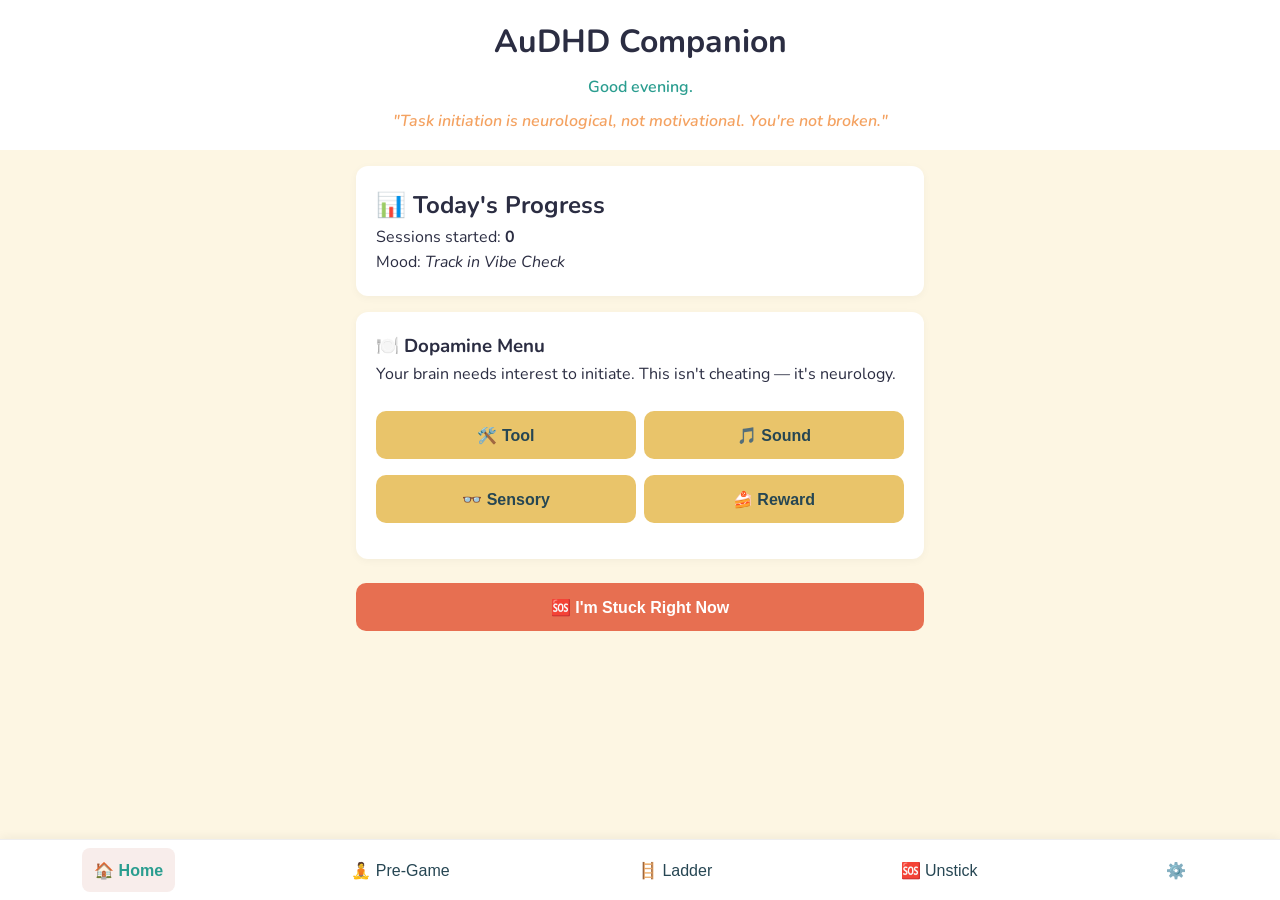
<file: index.html>
<!DOCTYPE html>
<html lang="en">
<head>
  <meta charset="UTF-8">
  <meta name="viewport" content="width=device-width, initial-scale=1.0">
  <title>AuDHD Work Companion</title>
  <link rel="manifest" href="manifest.json">
  <link href="https://fonts.googleapis.com/css2?family=Nunito:wght@400;600;700&display=swap" rel="stylesheet">
  <link rel="stylesheet" href="styles.css">
</head>
<body>
  <header class="app-header">
    <h1>AuDHD Companion</h1>
    <p id="greeting" class="greeting"></p>
  </header>

  <main id="app-view" class="view-container">
    <!-- Views injected by app.js -->
  </main>

  <nav class="bottom-nav" aria-label="Main navigation">
    <button data-view="dashboard" class="nav-btn active" aria-current="page">🏠 Home</button>
    <button data-view="pregame" class="nav-btn">🧘 Pre-Game</button>
    <button data-view="ladder" class="nav-btn">🪜 Ladder</button>
    <button data-view="unstick" class="nav-btn">🆘 Unstick</button>
    <button data-view="settings" class="nav-btn">⚙️</button>
  </nav>

  <script type="module" src="app.js"></script>
  <script>
    if ('serviceWorker' in navigator) {
      navigator.serviceWorker.register('/sw.js');
    }
  </script>
</body>
</html>
</file>
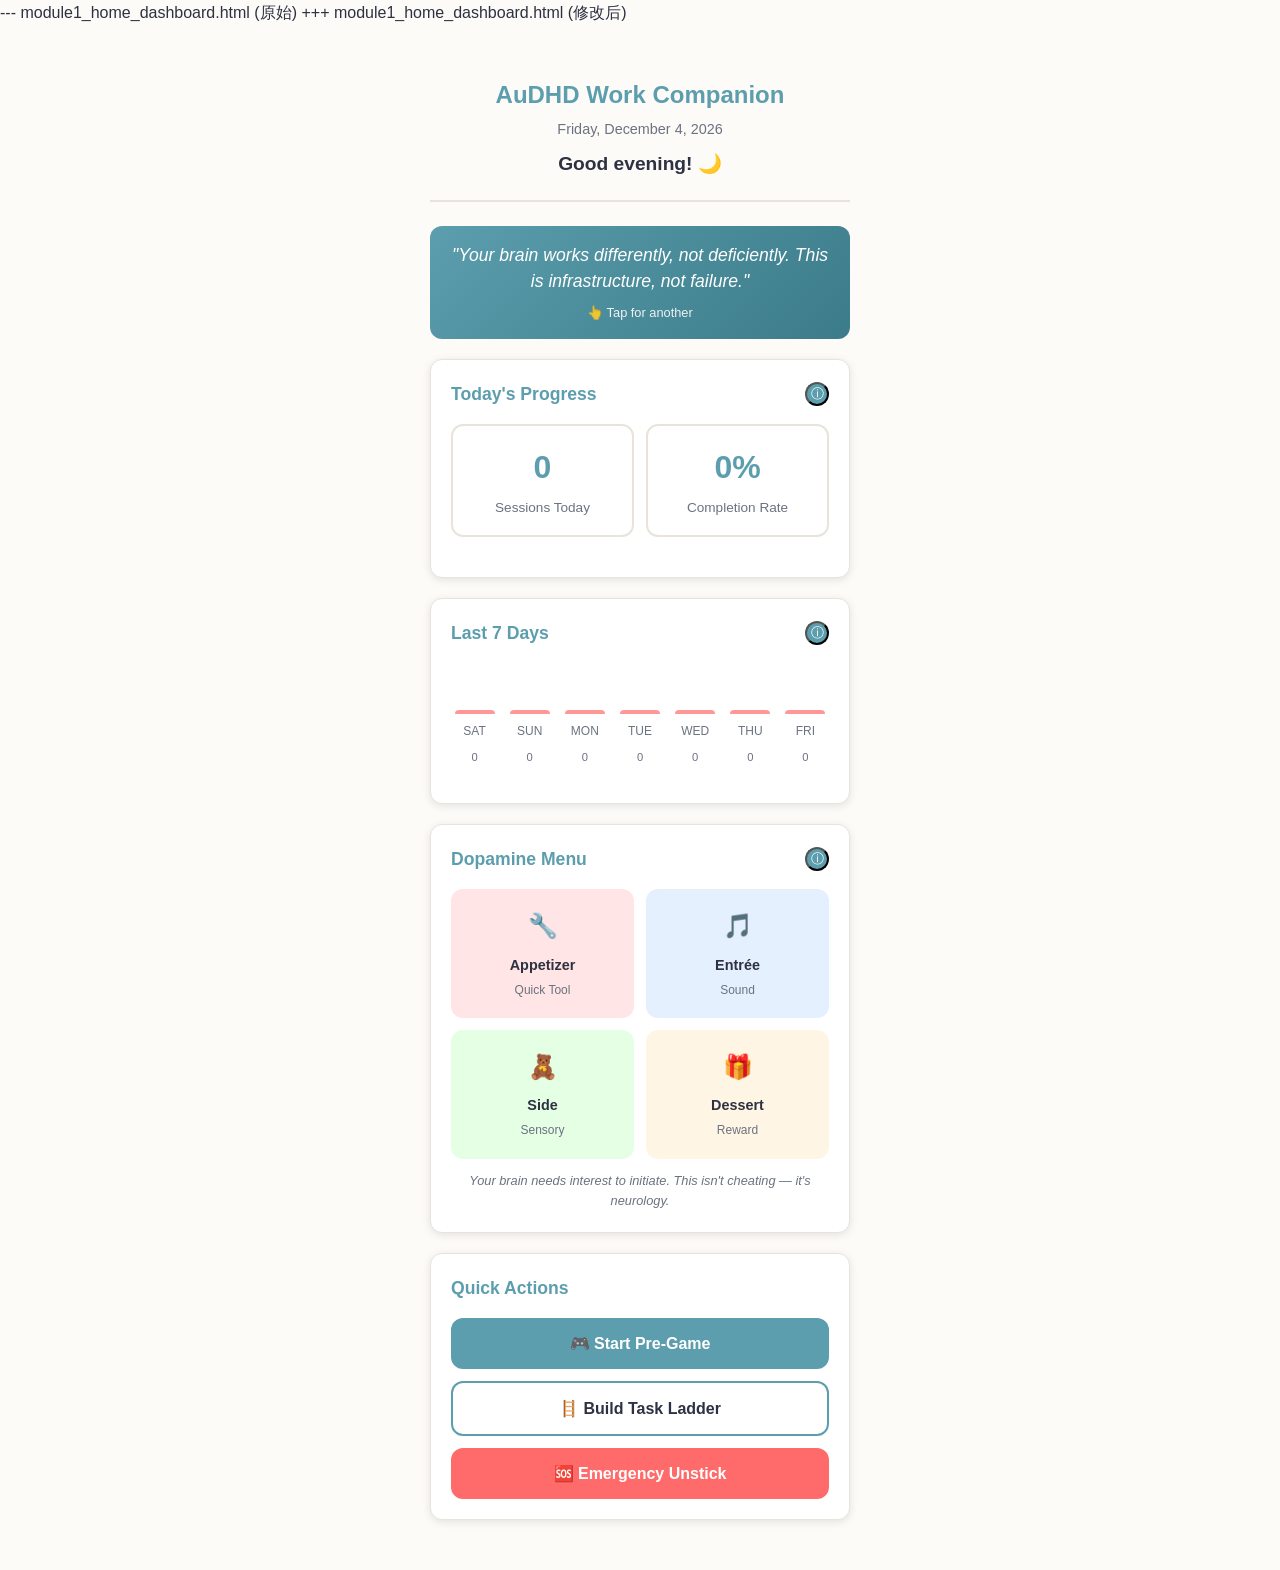
<file: module1_home_dashboard_diff.html>
--- module1_home_dashboard.html (原始)


+++ module1_home_dashboard.html (修改后)
<!DOCTYPE html>
<html lang="en">
<head>
    <meta charset="UTF-8">
    <meta name="viewport" content="width=device-width, initial-scale=1.0">
    <meta name="description" content="AuDHD Work Companion - Executive Function Support for Late-Diagnosed Adults">
    <meta name="theme-color" content="#5C9EAD">
    <title>Home Dashboard | AuDHD Work Companion</title>
    <style>
        /* ===== CSS Variables & Theme ===== */
        :root {
            --teal: #5C9EAD;
            --teal-dark: #3B7B8A;
            --coral: #FF6B6B;
            --yellow: #FFD93D;
            --cream: #FDFBF7;
            --warm-gray: #E8E4DC;
            --text-dark: #2D3142;
            --text-light: #6B7280;
            --success: #4CAF50;
            --font-size-base: 16px;
            --border-radius: 12px;
            --shadow: 0 2px 8px rgba(0,0,0,0.1);
            --transition: all 0.3s ease;
        }

        /* Font size variations */
        .font-small { --font-size-base: 14px; }
        .font-medium { --font-size-base: 16px; }
        .font-large { --font-size-base: 18px; }
        .font-xlarge { --font-size-base: 20px; }

        /* Color modes */
        .color-warm {
            --bg-primary: var(--cream);
            --bg-secondary: #FFFFFF;
            --text-primary: var(--text-dark);
        }

        .color-high-contrast {
            --bg-primary: #FFFFFF;
            --bg-secondary: #F0F0F0;
            --text-primary: #000000;
            --teal: #006666;
            --coral: #CC0000;
            --yellow: #CCCC00;
        }

        .color-dark {
            --bg-primary: #1A1A2E;
            --bg-secondary: #16213E;
            --text-primary: #EAEAEA;
            --text-light: #B0B0B0;
            --warm-gray: #2D2D44;
        }

        /* Reduce motion */
        .reduce-motion *,
        .reduce-motion *::before,
        .reduce-motion *::after {
            animation-duration: 0.01ms !important;
            transition-duration: 0.01ms !important;
        }

        /* ===== Base Styles ===== */
        * {
            margin: 0;
            padding: 0;
            box-sizing: border-box;
        }

        body {
            font-family: -apple-system, BlinkMacSystemFont, 'Segoe UI', Roboto, Oxygen, Ubuntu, sans-serif;
            font-size: var(--font-size-base);
            background: var(--bg-primary);
            color: var(--text-primary);
            line-height: 1.6;
            min-height: 100vh;
        }

        .container {
            max-width: 480px;
            margin: 0 auto;
            padding: 20px;
        }

        /* ===== Header ===== */
        header {
            text-align: center;
            padding: 20px 0;
            border-bottom: 2px solid var(--warm-gray);
            margin-bottom: 24px;
        }

        h1 {
            font-size: 1.5rem;
            color: var(--teal);
            margin-bottom: 4px;
        }

        .date-display {
            font-size: 0.9rem;
            color: var(--text-light);
        }

        .greeting {
            font-size: 1.2rem;
            font-weight: 600;
            margin-top: 8px;
        }

        /* ===== Cards ===== */
        .card {
            background: var(--bg-secondary);
            border-radius: var(--border-radius);
            padding: 20px;
            margin-bottom: 20px;
            box-shadow: var(--shadow);
            border: 1px solid var(--warm-gray);
        }

        .card-header {
            display: flex;
            justify-content: space-between;
            align-items: center;
            margin-bottom: 16px;
        }

        .card-title {
            font-size: 1.1rem;
            font-weight: 600;
            color: var(--teal);
        }

        .help-icon {
            width: 24px;
            height: 24px;
            border-radius: 50%;
            background: var(--teal);
            color: white;
            display: flex;
            align-items: center;
            justify-content: center;
            font-size: 0.8rem;
            cursor: pointer;
            transition: var(--transition);
        }

        .help-icon:hover {
            background: var(--teal-dark);
            transform: scale(1.1);
        }

        /* ===== Affirmation Section ===== */
        .affirmation-container {
            text-align: center;
            padding: 16px;
            background: linear-gradient(135deg, var(--teal), var(--teal-dark));
            color: white;
            border-radius: var(--border-radius);
            margin-bottom: 20px;
            cursor: pointer;
            transition: var(--transition);
        }

        .affirmation-container:hover {
            transform: translateY(-2px);
            box-shadow: 0 4px 12px rgba(92, 158, 173, 0.4);
        }

        .affirmation-text {
            font-size: 1.1rem;
            font-style: italic;
            line-height: 1.5;
        }

        .affirmation-hint {
            font-size: 0.8rem;
            opacity: 0.9;
            margin-top: 8px;
        }

        /* ===== Stats Grid ===== */
        .stats-grid {
            display: grid;
            grid-template-columns: repeat(2, 1fr);
            gap: 12px;
            margin-bottom: 20px;
        }

        .stat-card {
            background: var(--bg-secondary);
            padding: 16px;
            border-radius: var(--border-radius);
            text-align: center;
            border: 2px solid var(--warm-gray);
        }

        .stat-value {
            font-size: 2rem;
            font-weight: 700;
            color: var(--teal);
        }

        .stat-label {
            font-size: 0.85rem;
            color: var(--text-light);
            margin-top: 4px;
        }

        /* ===== Weekly Progress Chart ===== */
        .weekly-chart {
            display: flex;
            justify-content: space-between;
            align-items: flex-end;
            height: 120px;
            padding: 16px 0;
            gap: 8px;
        }

        .day-column {
            flex: 1;
            display: flex;
            flex-direction: column;
            align-items: center;
            gap: 8px;
        }

        .bar-container {
            width: 100%;
            height: 80px;
            display: flex;
            align-items: flex-end;
            justify-content: center;
        }

        .bar {
            width: 100%;
            max-width: 40px;
            border-radius: 4px 4px 0 0;
            transition: var(--transition);
            min-height: 4px;
        }

        .bar-good {
            background: var(--teal);
        }

        .bar-moderate {
            background: var(--yellow);
        }

        .bar-rest {
            background: var(--coral);
            opacity: 0.7;
        }

        .day-label {
            font-size: 0.75rem;
            color: var(--text-light);
            text-transform: uppercase;
        }

        .day-count {
            font-size: 0.7rem;
            color: var(--text-light);
        }

        /* ===== Dopamine Menu ===== */
        .dopamine-menu {
            display: grid;
            grid-template-columns: repeat(2, 1fr);
            gap: 12px;
        }

        .menu-item {
            padding: 16px;
            border-radius: var(--border-radius);
            text-align: center;
            cursor: pointer;
            transition: var(--transition);
            border: 2px solid transparent;
        }

        .menu-item:hover {
            transform: translateY(-2px);
            box-shadow: var(--shadow);
        }

        .menu-item.selected {
            border-color: var(--teal);
            background: rgba(92, 158, 173, 0.1);
        }

        .menu-icon {
            font-size: 1.5rem;
            margin-bottom: 8px;
        }

        .menu-label {
            font-size: 0.9rem;
            font-weight: 600;
        }

        .menu-sublabel {
            font-size: 0.75rem;
            color: var(--text-light);
            margin-top: 4px;
        }

        .appetizer { background: #FFE5E5; }
        .entree { background: #E5F0FF; }
        .side { background: #E5FFE5; }
        .dessert { background: #FFF5E5; }

        .dopamine-help {
            font-size: 0.8rem;
            color: var(--text-light);
            text-align: center;
            margin-top: 12px;
            font-style: italic;
        }

        /* ===== Quick Actions ===== */
        .quick-actions {
            display: flex;
            flex-direction: column;
            gap: 12px;
        }

        .action-button {
            padding: 16px 20px;
            border: none;
            border-radius: var(--border-radius);
            font-size: 1rem;
            font-weight: 600;
            cursor: pointer;
            transition: var(--transition);
            display: flex;
            align-items: center;
            justify-content: center;
            gap: 12px;
        }

        .action-primary {
            background: var(--teal);
            color: white;
        }

        .action-primary:hover {
            background: var(--teal-dark);
            transform: translateY(-2px);
        }

        .action-secondary {
            background: var(--bg-secondary);
            color: var(--text-primary);
            border: 2px solid var(--teal);
        }

        .action-secondary:hover {
            background: var(--teal);
            color: white;
        }

        .action-emergency {
            background: var(--coral);
            color: white;
        }

        .action-emergency:hover {
            background: #E55A5A;
            transform: translateY(-2px);
        }

        /* ===== Help Modal ===== */
        .modal-overlay {
            position: fixed;
            top: 0;
            left: 0;
            right: 0;
            bottom: 0;
            background: rgba(0, 0, 0, 0.6);
            display: none;
            align-items: flex-end;
            z-index: 1000;
        }

        .modal-overlay.active {
            display: flex;
        }

        .modal-content {
            background: var(--bg-secondary);
            border-radius: 20px 20px 0 0;
            padding: 24px;
            width: 100%;
            max-height: 70vh;
            overflow-y: auto;
            animation: slideUp 0.3s ease;
        }

        @keyframes slideUp {
            from { transform: translateY(100%); }
            to { transform: translateY(0); }
        }

        .modal-header {
            display: flex;
            justify-content: space-between;
            align-items: center;
            margin-bottom: 16px;
        }

        .modal-title {
            font-size: 1.2rem;
            font-weight: 700;
            color: var(--teal);
        }

        .modal-close {
            background: none;
            border: none;
            font-size: 1.5rem;
            cursor: pointer;
            color: var(--text-light);
        }

        .modal-body {
            font-size: 0.95rem;
            line-height: 1.6;
        }

        .modal-body h3 {
            color: var(--teal);
            margin: 16px 0 8px;
            font-size: 1rem;
        }

        .modal-body ul {
            margin-left: 20px;
            margin-bottom: 12px;
        }

        .modal-body li {
            margin-bottom: 6px;
        }

        .research-cite {
            font-size: 0.85rem;
            color: var(--text-light);
            font-style: italic;
            margin-top: 16px;
            padding-top: 12px;
            border-top: 1px solid var(--warm-gray);
        }

        /* ===== Confetti Animation ===== */
        .confetti {
            position: fixed;
            width: 10px;
            height: 10px;
            background: var(--teal);
            animation: fall 3s linear forwards;
            z-index: 999;
        }

        @keyframes fall {
            to {
                transform: translateY(100vh) rotate(720deg);
                opacity: 0;
            }
        }

        /* ===== Accessibility ===== */
        @media (prefers-reduced-motion: reduce) {
            * {
                animation-duration: 0.01ms !important;
                transition-duration: 0.01ms !important;
            }
        }

        .sr-only {
            position: absolute;
            width: 1px;
            height: 1px;
            padding: 0;
            margin: -1px;
            overflow: hidden;
            clip: rect(0, 0, 0, 0);
            border: 0;
        }

        /* ===== Responsive ===== */
        @media (min-width: 481px) {
            .container {
                padding: 30px;
            }
        }
    </style>
</head>
<body class="color-warm font-medium">
    <div class="container">
        <!-- Header -->
        <header role="banner">
            <h1>AuDHD Work Companion</h1>
            <p class="date-display" id="dateDisplay"></p>
            <p class="greeting" id="greeting"></p>
        </header>

        <!-- Affirmation -->
        <section class="affirmation-container"
                 id="affirmationContainer"
                 role="button"
                 tabindex="0"
                 aria-label="Tap to see next affirmation">
            <p class="affirmation-text" id="affirmationText"></p>
            <p class="affirmation-hint">👆 Tap for another</p>
        </section>

        <!-- Today's Stats -->
        <section class="card" aria-labelledby="statsTitle">
            <div class="card-header">
                <h2 class="card-title" id="statsTitle">Today's Progress</h2>
                <button class="help-icon"
                        onclick="openHelp('stats')"
                        aria-label="Help: Today's Progress">ⓘ</button>
            </div>
            <div class="stats-grid">
                <div class="stat-card">
                    <div class="stat-value" id="sessionCount">0</div>
                    <div class="stat-label">Sessions Today</div>
                </div>
                <div class="stat-card">
                    <div class="stat-value" id="completionRate">0%</div>
                    <div class="stat-label">Completion Rate</div>
                </div>
            </div>
        </section>

        <!-- Weekly Progress -->
        <section class="card" aria-labelledby="weeklyTitle">
            <div class="card-header">
                <h2 class="card-title" id="weeklyTitle">Last 7 Days</h2>
                <button class="help-icon"
                        onclick="openHelp('weekly')"
                        aria-label="Help: Weekly Progress">ⓘ</button>
            </div>
            <div class="weekly-chart" id="weeklyChart" role="img" aria-label="Bar chart showing wins over the last 7 days">
                <!-- Bars generated by JS -->
            </div>
        </section>

        <!-- Dopamine Menu -->
        <section class="card" aria-labelledby="dopamineTitle">
            <div class="card-header">
                <h2 class="card-title" id="dopamineTitle">Dopamine Menu</h2>
                <button class="help-icon"
                        onclick="openHelp('dopamine')"
                        aria-label="Help: Dopamine Menu">ⓘ</button>
            </div>
            <div class="dopamine-menu">
                <div class="menu-item appetizer"
                     onclick="selectDopamine('appetizer')"
                     role="button"
                     tabindex="0"
                     aria-label="Appetizer: Quick tool to prime your brain">
                    <div class="menu-icon">🔧</div>
                    <div class="menu-label">Appetizer</div>
                    <div class="menu-sublabel">Quick Tool</div>
                </div>
                <div class="menu-item entree"
                     onclick="selectDopamine('entree')"
                     role="button"
                     tabindex="0"
                     aria-label="Entrée: Sound or music to focus">
                    <div class="menu-icon">🎵</div>
                    <div class="menu-label">Entrée</div>
                    <div class="menu-sublabel">Sound</div>
                </div>
                <div class="menu-item side"
                     onclick="selectDopamine('side')"
                     role="button"
                     tabindex="0"
                     aria-label="Side: Sensory regulation item">
                    <div class="menu-icon">🧸</div>
                    <div class="menu-label">Side</div>
                    <div class="menu-sublabel">Sensory</div>
                </div>
                <div class="menu-item dessert"
                     onclick="selectDopamine('dessert')"
                     role="button"
                     tabindex="0"
                     aria-label="Dessert: Reward for after task">
                    <div class="menu-icon">🎁</div>
                    <div class="menu-label">Dessert</div>
                    <div class="menu-sublabel">Reward</div>
                </div>
            </div>
            <p class="dopamine-help">
                Your brain needs interest to initiate. This isn't cheating — it's neurology.
            </p>
        </section>

        <!-- Quick Actions -->
        <section class="card" aria-labelledby="actionsTitle">
            <div class="card-header">
                <h2 class="card-title" id="actionsTitle">Quick Actions</h2>
            </div>
            <div class="quick-actions">
                <button class="action-button action-primary"
                        onclick="navigateTo('pre-game')"
                        aria-label="Start Pre-Game session">
                    🎮 Start Pre-Game
                </button>
                <button class="action-button action-secondary"
                        onclick="navigateTo('ladder')"
                        aria-label="Build a Task Ladder">
                    🪜 Build Task Ladder
                </button>
                <button class="action-button action-emergency"
                        onclick="navigateTo('emergency')"
                        aria-label="Emergency Unstick Protocol">
                    🆘 Emergency Unstick
                </button>
            </div>
        </section>
    </div>

    <!-- Help Modal -->
    <div class="modal-overlay" id="helpModal" role="dialog" aria-modal="true">
        <div class="modal-content">
            <div class="modal-header">
                <h2 class="modal-title" id="modalTitle">Help</h2>
                <button class="modal-close" onclick="closeHelp()" aria-label="Close help">&times;</button>
            </div>
            <div class="modal-body" id="modalBody">
                <!-- Content injected by JS -->
            </div>
        </div>
    </div>

    <script>
        // ===== Data Management =====
        const DB_NAME = 'audhd_companion_v1';
        const DB_VERSION = 1;

        let db = null;

        // Initialize IndexedDB
        function initDB() {
            return new Promise((resolve, reject) => {
                const request = indexedDB.open(DB_NAME, DB_VERSION);

                request.onerror = () => reject(request.error);
                request.onsuccess = () => {
                    db = request.result;
                    resolve(db);
                };

                request.onupgradeneeded = (event) => {
                    const database = event.target.result;

                    // Create object stores
                    if (!database.objectStoreNames.contains('sessions')) {
                        database.createObjectStore('sessions', { keyPath: 'id' });
                    }
                    if (!database.objectStoreNames.contains('wins')) {
                        database.createObjectStore('wins', { keyPath: 'id' });
                    }
                    if (!database.objectStoreNames.contains('settings')) {
                        database.createObjectStore('settings', { keyPath: 'key' });
                    }
                    if (!database.objectStoreNames.contains('dopamine_logs')) {
                        database.createObjectStore('dopamine_logs', { keyPath: 'id' });
                    }
                };
            });
        }

        // Generate UUID
        function generateUUID() {
            return 'xxxxxxxx-xxxx-4xxx-yxxx-xxxxxxxxxxxx'.replace(/[xy]/g, c => {
                const r = Math.random() * 16 | 0;
                const v = c === 'x' ? r : (r & 0x3 | 0x8);
                return v.toString(16);
            });
        }

        // Get today's date string
        function getTodayString() {
            return new Date().toISOString().split('T')[0];
        }

        // ===== Affirmations =====
        const affirmations = [
            "Your brain works differently, not deficiently. This is infrastructure, not failure.",
            "Starting small is scientifically sound. Micro-steps bypass amygdala threat response.",
            "You don't need more willpower. You need better scaffolding.",
            "Rest days are data, not defeat. Your nervous system is regulating.",
            "Done is better than perfect. Perfectionism is just procrastination in a tuxedo.",
            "Your AuDHD brain has superpowers: pattern recognition, hyperfocus, creative leaps.",
            "Task paralysis is neurological, not moral. Be kind to your nervous system.",
            "You've survived 100% of your worst overwhelm days. You're still here.",
            "Externalizing executive function isn't cheating. It's adaptive.",
            "Progress isn't linear. Two steps forward, one step back is still progress.",
            "Your worth isn't tied to productivity. You matter even on hard days.",
            "The fact that you're trying means you care. That counts for something."
        ];

        let currentAffirmationIndex = 0;

        function loadAffirmationIndex() {
            if (!db) return 0;
            const transaction = db.transaction(['settings'], 'readonly');
            const store = transaction.objectStore('settings');
            const request = store.get('user_preferences');

            return new Promise((resolve) => {
                request.onsuccess = () => {
                    if (request.result) {
                        resolve(request.result.affirmation_index || 0);
                    } else {
                        resolve(0);
                    }
                };
                request.onerror = () => resolve(0);
            });
        }

        function saveAffirmationIndex(index) {
            if (!db) return;
            const transaction = db.transaction(['settings'], 'readwrite');
            const store = transaction.objectStore('settings');

            store.get('user_preferences').onsuccess = (e) => {
                const settings = e.target.result || {
                    key: 'user_preferences',
                    font_size: 'medium',
                    color_mode: 'warm',
                    reduce_motion: false,
                    default_timer_minutes: 5,
                    affirmation_index: 0,
                    onboarding_complete: true
                };
                settings.affirmation_index = index;
                store.put(settings);
            };
        }

        function displayAffirmation() {
            const affirmationEl = document.getElementById('affirmationText');
            affirmationEl.textContent = `"${affirmations[currentAffirmationIndex]}"`;
        }

        function cycleAffirmation() {
            currentAffirmationIndex = (currentAffirmationIndex + 1) % affirmations.length;
            displayAffirmation();
            saveAffirmationIndex(currentAffirmationIndex);
        }

        // ===== Greeting & Date =====
        function updateGreeting() {
            const now = new Date();
            const hour = now.getHours();
            const dateOptions = { weekday: 'long', year: 'numeric', month: 'long', day: 'numeric' };

            document.getElementById('dateDisplay').textContent = now.toLocaleDateString('en-US', dateOptions);

            let greeting;
            if (hour < 12) {
                greeting = 'Good morning! ☀️';
            } else if (hour < 17) {
                greeting = 'Good afternoon! 🌤️';
            } else {
                greeting = 'Good evening! 🌙';
            }

            document.getElementById('greeting').textContent = greeting;
        }

        // ===== Stats Loading =====
        async function loadTodayStats() {
            if (!db) return;

            const today = getTodayString();
            const transaction = db.transaction(['sessions', 'wins'], 'readonly');
            const sessionsStore = transaction.objectStore('sessions');
            const winsStore = transaction.objectStore('wins');

            // Count sessions today
            const sessionRequest = sessionsStore.getAll();
            sessionRequest.onsuccess = () => {
                const sessions = sessionRequest.result.filter(s => s.date === today);
                document.getElementById('sessionCount').textContent = sessions.length;
            };

            // Calculate completion rate (wins vs planned - simplified)
            const winsRequest = winsStore.getAll();
            winsRequest.onsuccess = () => {
                const wins = winsRequest.result.filter(w => w.date === today);
                const winCount = wins.length;
                // Simplified: assume 5 planned wins per day
                const rate = Math.min(Math.round((winCount / 5) * 100), 100);
                document.getElementById('completionRate').textContent = `${rate}%`;
            };
        }

        // ===== Weekly Chart =====
        async function loadWeeklyChart() {
            if (!db) return;

            const chartEl = document.getElementById('weeklyChart');
            chartEl.innerHTML = '';

            const today = new Date();
            const days = ['Sun', 'Mon', 'Tue', 'Wed', 'Thu', 'Fri', 'Sat'];

            // Get last 7 days
            const dateRange = [];
            for (let i = 6; i >= 0; i--) {
                const date = new Date(today);
                date.setDate(date.getDate() - i);
                dateRange.push(date);
            }

            const transaction = db.transaction(['wins'], 'readonly');
            const store = transaction.objectStore('wins');
            const request = store.getAll();

            request.onsuccess = async () => {
                const allWins = request.result;

                for (const date of dateRange) {
                    const dateStr = date.toISOString().split('T')[0];
                    const wins = allWins.filter(w => w.date === dateStr);
                    const winCount = wins.length;

                    // Determine bar type
                    let barClass = 'bar-rest';
                    if (winCount >= 3) barClass = 'bar-good';
                    else if (winCount >= 1) barClass = 'bar-moderate';

                    // Calculate bar height (max 5 wins = 100% height)
                    const height = Math.min((winCount / 5) * 100, 100);

                    const column = document.createElement('div');
                    column.className = 'day-column';
                    column.innerHTML = `
                        <div class="bar-container">
                            <div class="bar ${barClass}" style="height: ${Math.max(height, 4)}%"></div>
                        </div>
                        <span class="day-label">${days[date.getDay()]}</span>
                        <span class="day-count">${winCount}</span>
                    `;
                    chartEl.appendChild(column);
                }
            };
        }

        // ===== Dopamine Menu =====
        async function selectDopamine(type) {
            // Visual feedback
            const items = document.querySelectorAll('.menu-item');
            items.forEach(item => item.classList.remove('selected'));
            event.currentTarget.classList.add('selected');

            // Log selection
            if (db) {
                const log = {
                    id: generateUUID(),
                    timestamp: new Date().toISOString(),
                    date: getTodayString(),
                    type: type,
                    module: 'home-dashboard'
                };

                const transaction = db.transaction(['dopamine_logs'], 'readwrite');
                const store = transaction.objectStore('dopamine_logs');
                store.put(log);
            }

            // Micro-celebration
            if (type === 'dessert') {
                triggerConfetti();
            }
        }

        // ===== Confetti =====
        function triggerConfetti() {
            const colors = ['#5C9EAD', '#FF6B6B', '#FFD93D', '#4CAF50'];

            for (let i = 0; i < 30; i++) {
                setTimeout(() => {
                    const confetti = document.createElement('div');
                    confetti.className = 'confetti';
                    confetti.style.left = Math.random() * 100 + 'vw';
                    confetti.style.background = colors[Math.floor(Math.random() * colors.length)];
                    confetti.style.animationDelay = Math.random() * 0.5 + 's';
                    document.body.appendChild(confetti);

                    setTimeout(() => confetti.remove(), 3000);
                }, i * 50);
            }
        }

        // ===== Navigation =====
        function navigateTo(module) {
            // In a full app, this would route to different views
            // For now, log the navigation intent
            console.log(`Navigating to: ${module}`);

            if (db && module === 'pre-game') {
                // Log session start
                const session = {
                    id: generateUUID(),
                    date: getTodayString(),
                    time_start: new Date().toLocaleTimeString(),
                    module: 'pre-game',
                    completed: false
                };

                const transaction = db.transaction(['sessions'], 'readwrite');
                const store = transaction.objectStore('sessions');
                store.put(session);
            }

            alert(`This would navigate to the ${module} module in the full app.`);
        }

        // ===== Help System =====
        const helpContent = {
            stats: {
                title: "Today's Progress",
                content: `
                    <h3>What This Shows</h3>
                    <p><strong>Sessions Today:</strong> How many times you've opened the app to use a tool.</p>
                    <p><strong>Completion Rate:</strong> Percentage of planned micro-steps you've completed.</p>

                    <h3>Why It Works</h3>
                    <p>Research (Barkley, 2020) shows that ADHD brains have an "intention–action gap" that is measurable. Tracking sessions normalizes the reality that initiation often takes multiple attempts.</p>

                    <h3>How to Use</h3>
                    <ul>
                        <li>No shame if numbers are low — rest days are valid</li>
                        <li>Celebrate showing up, even if you didn't finish</li>
                        <li>Use data to identify patterns (time of day, triggers)</li>
                    </ul>

                    <p class="research-cite">Based on: Barkley, R. A. (2020). Executive Functions: What They Are, How They Work, and Why They Evolved.</p>
                `
            },
            weekly: {
                title: "Weekly Progress",
                content: `
                    <h3>What This Shows</h3>
                    <p>A visual representation of your wins over the last 7 days.</p>
                    <ul>
                        <li><span style="color: var(--teal)">■</span> Teal = Good days (3+ wins)</li>
                        <li><span style="color: var(--yellow)">■</span> Yellow = Moderate days (1–2 wins)</li>
                        <li><span style="color: var(--coral)">■</span> Coral = Rest days (0 wins, and that's okay)</li>
                    </ul>

                    <h3>Why It Works</h3>
                    <p>Visual progress tracking leverages ADHD dopamine systems while removing shame framing. Rest days are explicitly normalized as part of the cycle, not failures.</p>

                    <h3>How to Use</h3>
                    <ul>
                        <li>Look for patterns, not perfection</li>
                        <li>Notice what preceded teal days</li>
                        <li>Honor coral days as necessary regulation</li>
                    </ul>

                    <p class="research-cite">Based on: Self-compassion research (Devon Price, 2022) and ADHD motivation science (Volkow et al., 2009).</p>
                `
            },
            dopamine: {
                title: "Dopamine Menu",
                content: `
                    <h3>What This Is</h3>
                    <p>A 4-tap priming system to prepare your brain for task initiation:</p>
                    <ul>
                        <li><strong>🔧 Appetizer:</strong> Quick tool (open the right app, clear desk)</li>
                        <li><strong>🎵 Entrée:</strong> Sound (focus music, white noise, podcast)</li>
                        <li><strong>🧸 Side:</strong> Sensory (headphones, stim toy, comfortable seat)</li>
                        <li><strong>🎁 Dessert:</strong> Reward planned for after (coffee, walk, episode)</li>
                    </ul>

                    <h3>Why It Works</h3>
                    <p>ADHD brains initiate via interest, not importance (Volkow et al., 2009). Dopamine deficiency means you need external scaffolding to bridge the intention–action gap. This isn't procrastination — it's neurology.</p>

                    <h3>How to Use</h3>
                    <p>Tap each category before starting a task. Takes 60 seconds total. Your future self will thank you.</p>

                    <p class="research-cite">Based on: Volkow, N. D., et al. (2009). Evaluating dopamine reward pathway in ADHD. JAMA.</p>
                `
            }
        };

        function openHelp(topic) {
            const modal = document.getElementById('helpModal');
            const title = document.getElementById('modalTitle');
            const body = document.getElementById('modalBody');

            if (helpContent[topic]) {
                title.textContent = helpContent[topic].title;
                body.innerHTML = helpContent[topic].content;
                modal.classList.add('active');
            }
        }

        function closeHelp() {
            document.getElementById('helpModal').classList.remove('active');
        }

        // Close modal on overlay click
        document.getElementById('helpModal').addEventListener('click', (e) => {
            if (e.target === e.currentTarget) {
                closeHelp();
            }
        });

        // Close on Escape key
        document.addEventListener('keydown', (e) => {
            if (e.key === 'Escape') {
                closeHelp();
            }
        });

        // ===== Settings Loading =====
        async function loadSettings() {
            if (!db) return;

            const transaction = db.transaction(['settings'], 'readonly');
            const store = transaction.objectStore('settings');
            const request = store.get('user_preferences');

            request.onsuccess = () => {
                const settings = request.result;
                if (settings) {
                    // Apply font size
                    document.body.className = document.body.className.replace(/font-\w+/, `font-${settings.font_size || 'medium'}`);

                    // Apply color mode
                    document.body.className = document.body.className.replace(/color-\w+/, `color-${settings.color_mode || 'warm'}`);

                    // Apply reduce motion
                    if (settings.reduce_motion) {
                        document.body.classList.add('reduce-motion');
                    }
                }
            };
        }

        // ===== Initialization =====
        async function init() {
            try {
                await initDB();

                // Load settings first
                await loadSettings();

                // Load affirmation index
                currentAffirmationIndex = await loadAffirmationIndex();
                displayAffirmation();

                // Update UI
                updateGreeting();
                await loadTodayStats();
                await loadWeeklyChart();

                // Set up event listeners
                document.getElementById('affirmationContainer').addEventListener('click', cycleAffirmation);
                document.getElementById('affirmationContainer').addEventListener('keydown', (e) => {
                    if (e.key === 'Enter' || e.key === ' ') {
                        e.preventDefault();
                        cycleAffirmation();
                    }
                });

                console.log('Module 1: Home Dashboard initialized successfully');
            } catch (error) {
                console.error('Initialization error:', error);
            }
        }

        // Start the app
        init();
    </script>
</body>
</html>
</file>
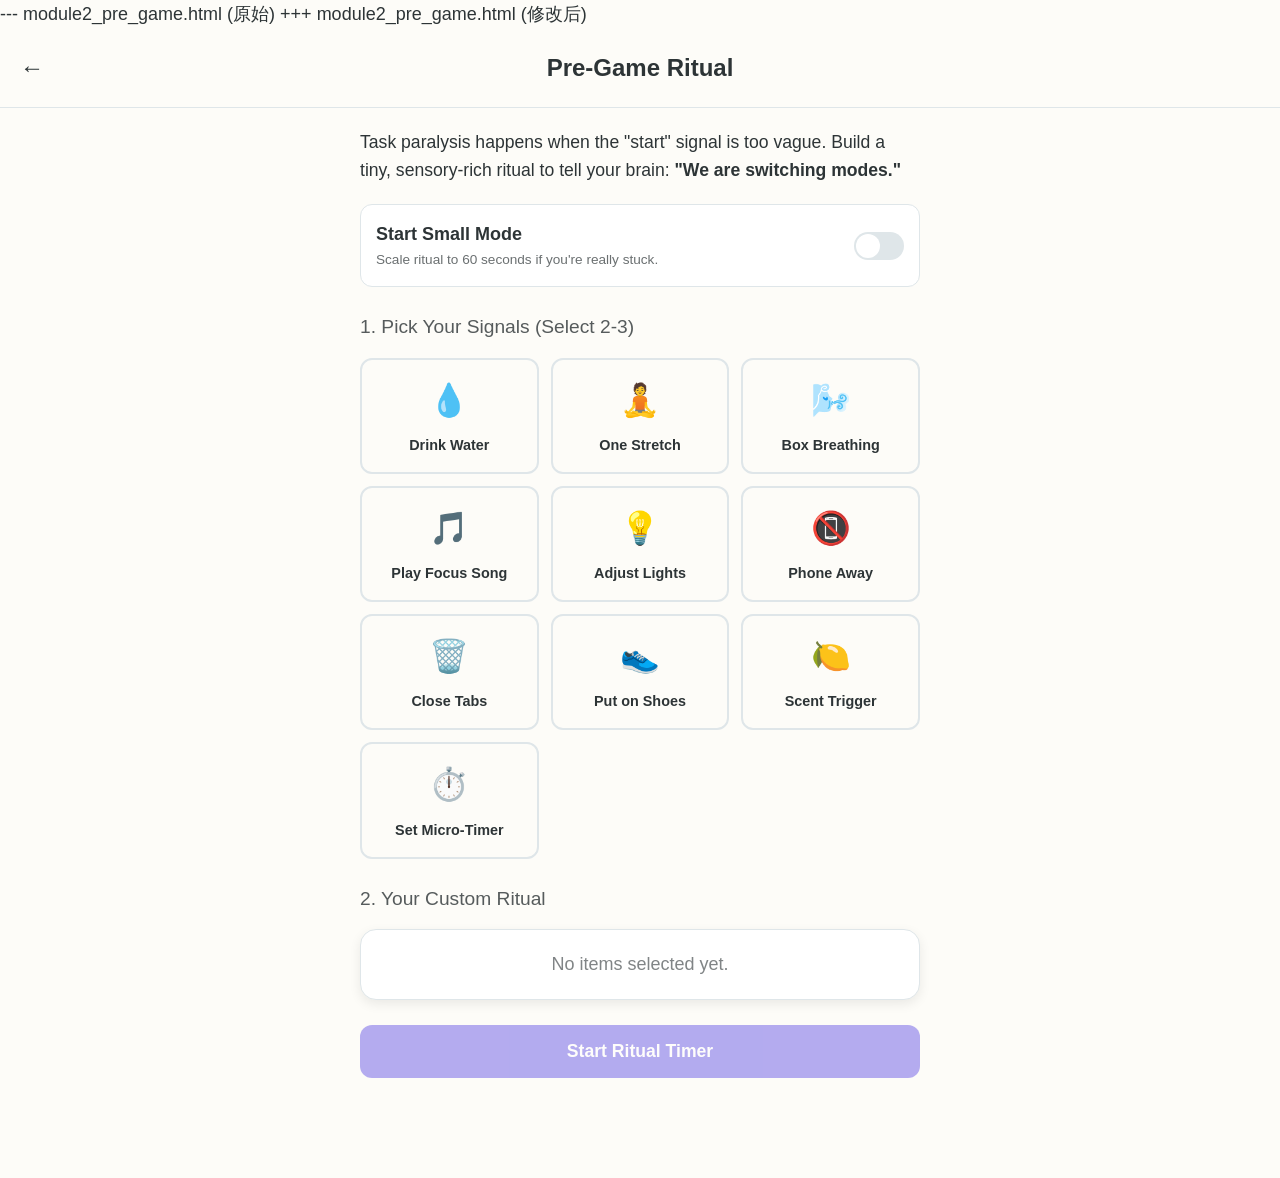
<file: module2_pre_game_diff.html>
--- module2_pre_game.html (原始)


+++ module2_pre_game.html (修改后)
<!DOCTYPE html>
<html lang="en">
<head>
    <meta charset="UTF-8">
    <meta name="viewport" content="width=device-width, initial-scale=1.0">
    <title>Pre-Game Ritual Builder | mindways2</title>
    <style>
        :root {
            --bg-color: #FDFCF8;
            --text-color: #2D3436;
            --primary: #6C5CE7;
            --secondary: #A29BFE;
            --accent: #00B894;
            --card-bg: #FFFFFF;
            --border: #DFE6E9;
            --shadow: 0 4px 12px rgba(0,0,0,0.08);
            --font-size-base: 18px;
        }

        [data-theme="dark"] {
            --bg-color: #1e1e2e;
            --text-color: #cdd6f4;
            --primary: #89b4fa;
            --secondary: #585b70;
            --accent: #a6e3a1;
            --card-bg: #313244;
            --border: #45475a;
        }

        [data-theme="high-contrast"] {
            --bg-color: #000000;
            --text-color: #FFFF00;
            --primary: #00FFFF;
            --secondary: #FF00FF;
            --accent: #00FF00;
            --card-bg: #1a1a1a;
            --border: #FFFFFF;
        }

        * { box-sizing: border-box; margin: 0; padding: 0; }

        body {
            font-family: -apple-system, BlinkMacSystemFont, "Segoe UI", Roboto, Helvetica, Arial, sans-serif;
            background-color: var(--bg-color);
            color: var(--text-color);
            font-size: var(--font-size-base);
            line-height: 1.6;
            transition: background 0.3s, color 0.3s;
            padding-bottom: 80px;
        }

        /* Header */
        header {
            padding: 20px;
            display: flex;
            justify-content: space-between;
            align-items: center;
            border-bottom: 1px solid var(--border);
        }

        h1 { font-size: 1.5rem; font-weight: 700; }
        .back-btn { background: none; border: none; font-size: 1.5rem; cursor: pointer; color: var(--text-color); }

        /* Main Container */
        .container { max-width: 600px; margin: 0 auto; padding: 20px; }

        /* Sections */
        .section-title { margin: 25px 0 15px; font-size: 1.2rem; opacity: 0.8; }

        .card {
            background: var(--card-bg);
            border-radius: 16px;
            padding: 20px;
            margin-bottom: 15px;
            box-shadow: var(--shadow);
            border: 1px solid var(--border);
        }

        /* Ritual Builder Grid */
        .ritual-grid {
            display: grid;
            grid-template-columns: repeat(auto-fill, minmax(140px, 1fr));
            gap: 12px;
        }

        .ritual-item {
            background: var(--bg-color);
            border: 2px solid var(--border);
            border-radius: 12px;
            padding: 15px;
            text-align: center;
            cursor: pointer;
            transition: all 0.2s;
            user-select: none;
        }

        .ritual-item.selected {
            border-color: var(--primary);
            background-color: var(--secondary);
            color: white;
            transform: translateY(-2px);
        }

        .ritual-icon { font-size: 2rem; display: block; margin-bottom: 8px; }
        .ritual-label { font-size: 0.9rem; font-weight: 600; }

        /* Timer Display */
        .timer-display {
            text-align: center;
            padding: 40px 20px;
            background: var(--card-bg);
            border-radius: 20px;
            margin: 20px 0;
            border: 2px solid var(--primary);
        }

        .time-big { font-size: 4rem; font-weight: 800; font-variant-numeric: tabular-nums; color: var(--primary); }
        .status-text { font-size: 1.2rem; margin-top: 10px; opacity: 0.8; }

        /* Buttons */
        .btn {
            width: 100%;
            padding: 16px;
            border-radius: 12px;
            border: none;
            font-size: 1.1rem;
            font-weight: 700;
            cursor: pointer;
            margin-top: 10px;
            transition: transform 0.1s;
        }
        .btn:active { transform: scale(0.98); }

        .btn-primary { background-color: var(--primary); color: white; }
        .btn-secondary { background-color: transparent; border: 2px solid var(--border); color: var(--text-color); }
        .btn-accent { background-color: var(--accent); color: #000; }

        /* Start Small Toggle */
        .toggle-container {
            display: flex;
            align-items: center;
            justify-content: space-between;
            background: var(--card-bg);
            padding: 15px;
            border-radius: 12px;
            margin-bottom: 20px;
            border: 1px solid var(--border);
        }

        .toggle-switch {
            position: relative;
            width: 50px;
            height: 28px;
            background: var(--border);
            border-radius: 14px;
            cursor: pointer;
            transition: background 0.3s;
        }

        .toggle-switch.active { background: var(--accent); }

        .toggle-knob {
            position: absolute;
            top: 2px; left: 2px;
            width: 24px; height: 24px;
            background: white;
            border-radius: 50%;
            transition: transform 0.3s;
        }

        .toggle-switch.active .toggle-knob { transform: translateX(22px); }

        /* Progress Bar */
        .progress-container {
            height: 8px;
            background: var(--border);
            border-radius: 4px;
            margin-top: 15px;
            overflow: hidden;
        }
        .progress-bar {
            height: 100%;
            background: var(--accent);
            width: 0%;
            transition: width 1s linear;
        }

        /* Hidden States */
        .hidden { display: none; }

        /* Accessibility Focus */
        *:focus-visible { outline: 3px solid var(--accent); outline-offset: 2px; }

        /* Confetti Canvas */
        #confetti-canvas {
            position: fixed; top: 0; left: 0;
            width: 100%; height: 100%;
            pointer-events: none; z-index: 999;
        }
    </style>
</head>
<body>

<header>
    <button class="back-btn" onclick="goBack()" aria-label="Go Back">←</button>
    <h1>Pre-Game Ritual</h1>
    <div style="width: 24px;"></div> <!-- Spacer -->
</header>

<div class="container">

    <!-- Intro Text -->
    <div id="intro-view">
        <p style="margin-bottom: 20px; font-size: 1.1rem;">
            Task paralysis happens when the "start" signal is too vague.
            Build a tiny, sensory-rich ritual to tell your brain: <strong>"We are switching modes."</strong>
        </p>

        <!-- Start Small Toggle -->
        <div class="toggle-container">
            <div>
                <strong>Start Small Mode</strong>
                <div style="font-size: 0.85rem; opacity: 0.7;">Scale ritual to 60 seconds if you're really stuck.</div>
            </div>
            <div class="toggle-switch" id="small-mode-toggle" onclick="toggleSmallMode()">
                <div class="toggle-knob"></div>
            </div>
        </div>

        <div class="section-title">1. Pick Your Signals (Select 2-3)</div>
        <div class="ritual-grid" id="ritual-options">
            <!-- Generated by JS -->
        </div>

        <div class="section-title">2. Your Custom Ritual</div>
        <div class="card" id="selected-rituals-list">
            <p style="opacity: 0.6; text-align: center;" id="empty-state">No items selected yet.</p>
        </div>

        <button class="btn btn-primary" id="start-ritual-btn" onclick="startRitual()" disabled>Start Ritual Timer</button>
    </div>

    <!-- Timer View -->
    <div id="timer-view" class="hidden">
        <div class="timer-display">
            <div class="status-text" id="current-step-text">Get Ready...</div>
            <div class="time-big" id="timer-countdown">00:00</div>
            <div class="progress-container">
                <div class="progress-bar" id="progress-bar"></div>
            </div>
        </div>

        <div class="card">
            <h3>Current Focus:</h3>
            <p id="active-instruction" style="font-size: 1.2rem; margin-top: 10px; font-weight: 600;">Preparing...</p>
            <p id="sub-instruction" style="opacity: 0.7; margin-top: 5px;">Take a deep breath.</p>
        </div>

        <button class="btn btn-secondary" onclick="cancelRitual()">Stop / Reset</button>
    </div>

    <!-- Success View -->
    <div id="success-view" class="hidden" style="text-align: center; padding-top: 40px;">
        <div style="font-size: 5rem; margin-bottom: 20px;">🚀</div>
        <h2>Ritual Complete!</h2>
        <p style="margin: 20px 0; font-size: 1.1rem;">You've successfully signaled your brain to shift gears. The hard part (starting) is done.</p>

        <div class="card" style="background: var(--accent); color: #000; border: none;">
            <strong>Next Step:</strong> Move immediately to the Task Ladder or your work area. Don't check your phone!
        </div>

        <button class="btn btn-primary" onclick="finishAndRedirect()">Go to Task Ladder</button>
        <button class="btn btn-secondary" onclick="resetApp()">Create New Ritual</button>
    </div>

</div>

<canvas id="confetti-canvas"></canvas>

<script>
    // --- Data & State ---
    const ritualOptions = [
        { id: 'water', icon: '💧', label: 'Drink Water' },
        { id: 'stretch', icon: '🧘', label: 'One Stretch' },
        { id: 'breathe', icon: '🌬️', label: 'Box Breathing' },
        { id: 'music', icon: '🎵', label: 'Play Focus Song' },
        { id: 'light', icon: '💡', label: 'Adjust Lights' },
        { id: 'phone', icon: '📵', label: 'Phone Away' },
        { id: 'tab', icon: '🗑️', label: 'Close Tabs' },
        { id: 'shoes', icon: '👟', label: 'Put on Shoes' },
        { id: 'smell', icon: '🍋', label: 'Scent Trigger' },
        { id: 'timer', icon: '⏱️', label: 'Set Micro-Timer' }
    ];

    let selectedIds = [];
    let isSmallMode = false;
    let timerInterval = null;
    let currentStepIndex = 0;
    let totalSteps = 0;

    // --- Initialization ---
    function init() {
        renderOptions();
        loadSettings();
    }

    function renderOptions() {
        const grid = document.getElementById('ritual-options');
        grid.innerHTML = '';
        ritualOptions.forEach(opt => {
            const el = document.createElement('div');
            el.className = `ritual-item ${selectedIds.includes(opt.id) ? 'selected' : ''}`;
            el.innerHTML = `<span class="ritual-icon">${opt.icon}</span><span class="ritual-label">${opt.label}</span>`;
            el.onclick = () => toggleSelection(opt.id);
            grid.appendChild(el);
        });
        updateSelectedList();
    }

    function toggleSelection(id) {
        if (selectedIds.includes(id)) {
            selectedIds = selectedIds.filter(x => x !== id);
        } else {
            if (selectedIds.length >= 4) {
                alert("Keep it simple! Max 4 items for a pre-game ritual.");
                return;
            }
            selectedIds.push(id);
        }
        renderOptions();
    }

    function updateSelectedList() {
        const list = document.getElementById('selected-rituals-list');
        const empty = document.getElementById('empty-state');
        const btn = document.getElementById('start-ritual-btn');

        if (selectedIds.length === 0) {
            list.innerHTML = '<p style="opacity: 0.6; text-align: center;" id="empty-state">No items selected yet.</p>';
            btn.disabled = true;
            btn.style.opacity = 0.5;
        } else {
            let html = '<ul style="list-style: none; padding-left: 5px;">';
            selectedIds.forEach((id, index) => {
                const item = ritualOptions.find(x => x.id === id);
                html += `<li style="padding: 8px 0; border-bottom: 1px dashed var(--border); display:flex; align-items:center;">
                    <span style="margin-right:10px; font-weight:bold; color:var(--primary);">${index + 1}.</span>
                    ${item.icon} ${item.label}
                </li>`;
            });
            html += '</ul>';
            list.innerHTML = html;
            btn.disabled = false;
            btn.style.opacity = 1;
        }
    }

    function toggleSmallMode() {
        isSmallMode = !isSmallMode;
        const toggle = document.getElementById('small-mode-toggle');
        if (isSmallMode) toggle.classList.add('active');
        else toggle.classList.remove('active');
    }

    // --- Timer Logic ---
    function startRitual() {
        document.getElementById('intro-view').classList.add('hidden');
        document.getElementById('timer-view').classList.remove('hidden');

        // Calculate duration based on mode
        // Normal: ~2 mins per step. Small: ~15 secs per step.
        const stepDuration = isSmallMode ? 15 : 120;
        totalSteps = selectedIds.length;
        currentStepIndex = 0;

        runStep(stepDuration);
    }

    function runStep(duration) {
        if (currentStepIndex >= totalSteps) {
            completeRitual();
            return;
        }

        const itemId = selectedIds[currentStepIndex];
        const item = ritualOptions.find(x => x.id === itemId);

        // Update UI
        document.getElementById('current-step-text').innerText = `Step ${currentStepIndex + 1} of ${totalSteps}`;
        document.getElementById('active-instruction').innerText = `${item.icon} ${item.label}`;
        document.getElementById('sub-instruction').innerText = isSmallMode ? "Do this quickly!" : "Focus entirely on this sensation.";

        let timeLeft = duration;
        const totalTime = duration;

        updateTimerDisplay(timeLeft);

        // Progress bar reset
        document.getElementById('progress-bar').style.width = '0%';
        document.getElementById('progress-bar').style.transition = `width ${duration}s linear`;
        // Force reflow
        void document.getElementById('progress-bar').offsetWidth;
        document.getElementById('progress-bar').style.width = '100%';

        clearInterval(timerInterval);
        timerInterval = setInterval(() => {
            timeLeft--;
            updateTimerDisplay(timeLeft);

            if (timeLeft <= 0) {
                clearInterval(timerInterval);
                currentStepIndex++;
                // Optional: Play gentle chime here
                runStep(duration);
            }
        }, 1000);
    }

    function updateTimerDisplay(seconds) {
        const m = Math.floor(seconds / 60).toString().padStart(2, '0');
        const s = (seconds % 60).toString().padStart(2, '0');
        document.getElementById('timer-countdown').innerText = `${m}:${s}`;
    }

    function cancelRitual() {
        clearInterval(timerInterval);
        resetApp();
    }

    function completeRitual() {
        document.getElementById('timer-view').classList.add('hidden');
        document.getElementById('success-view').classList.remove('hidden');
        fireConfetti();
        saveCompletion();
    }

    function finishAndRedirect() {
        // In a real app, this would navigate to module3.html
        alert("Navigating to Task Ladder (Module 3)...");
        // window.location.href = 'module3_task_ladder.html';
    }

    function resetApp() {
        clearInterval(timerInterval);
        document.getElementById('success-view').classList.add('hidden');
        document.getElementById('timer-view').classList.add('hidden');
        document.getElementById('intro-view').classList.remove('hidden');
        selectedIds = [];
        renderOptions();
    }

    // --- Persistence & Settings ---
    function saveCompletion() {
        const history = JSON.parse(localStorage.getItem('ritual_history') || '[]');
        history.push({ date: new Date().toISOString(), mode: isSmallMode ? 'small' : 'normal' });
        localStorage.setItem('ritual_history', JSON.stringify(history));
    }

    function loadSettings() {
        const theme = localStorage.getItem('theme') || 'light';
        document.documentElement.setAttribute('data-theme', theme);

        const fontSize = localStorage.getItem('fontSize') || '18px';
        document.documentElement.style.setProperty('--font-size-base', fontSize);
    }

    function goBack() {
        // Simulate back navigation
        if(confirm("Exit ritual builder? Unsaved progress will be lost.")) {
            resetApp();
            // In real app: window.history.back();
        }
    }

    // --- Simple Confetti Effect ---
    function fireConfetti() {
        const canvas = document.getElementById('confetti-canvas');
        const ctx = canvas.getContext('2d');
        canvas.width = window.innerWidth;
        canvas.height = window.innerHeight;

        const particles = [];
        const colors = ['#6C5CE7', '#00B894', '#FD79A8', '#FDCB6E'];

        for(let i=0; i<100; i++) {
            particles.push({
                x: window.innerWidth / 2,
                y: window.innerHeight / 2,
                vx: (Math.random() - 0.5) * 10,
                vy: (Math.random() - 0.5) * 10 - 5,
                color: colors[Math.floor(Math.random() * colors.length)],
                size: Math.random() * 5 + 2
            });
        }

        function draw() {
            ctx.clearRect(0, 0, canvas.width, canvas.height);
            let active = false;
            particles.forEach(p => {
                p.x += p.vx;
                p.y += p.vy;
                p.vy += 0.2; // gravity
                if(p.y < canvas.height) active = true;

                ctx.fillStyle = p.color;
                ctx.beginPath();
                ctx.arc(p.x, p.y, p.size, 0, Math.PI * 2);
                ctx.fill();
            });

            if(active) requestAnimationFrame(draw);
            else ctx.clearRect(0,0,canvas.width, canvas.height);
        }
        draw();
    }

    // Start
    init();
</script>

</body>
</html>
</file>
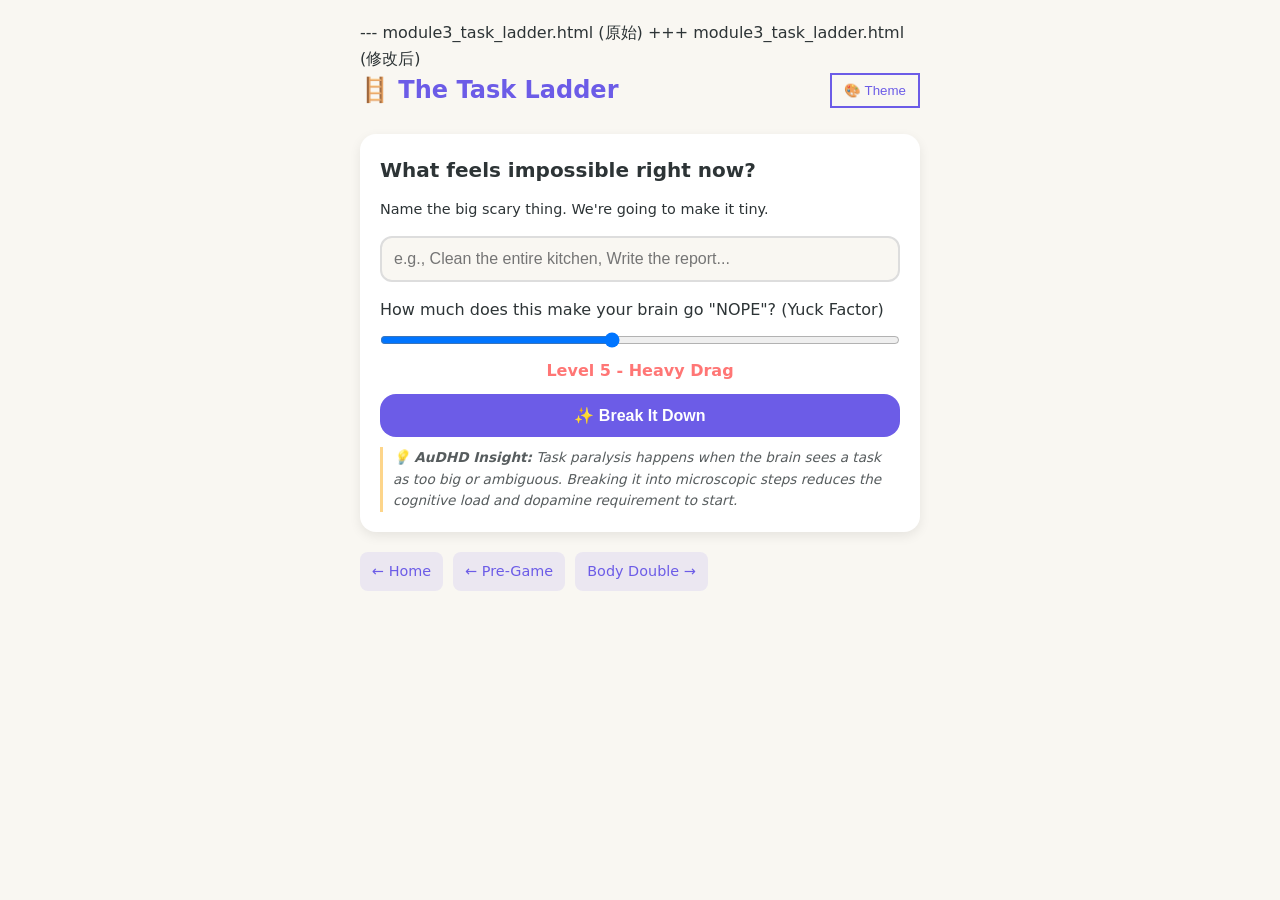
<file: module3_task_ladder_diff.html>
--- module3_task_ladder.html (原始)


+++ module3_task_ladder.html (修改后)
<!DOCTYPE html>
<html lang="en">
<head>
    <meta charset="UTF-8">
    <meta name="viewport" content="width=device-width, initial-scale=1.0">
    <title>Mindways2 - Module 3: The Task Ladder</title>
    <style>
        :root {
            --bg-color: #f9f7f2;
            --text-color: #2d3436;
            --primary: #6c5ce7;
            --primary-light: #a29bfe;
            --secondary: #00b894;
            --accent: #fdcb6e;
            --danger: #ff7675;
            --card-bg: #ffffff;
            --border-radius: 16px;
            --shadow: 0 4px 12px rgba(0,0,0,0.08);
            --font-family: 'Segoe UI', system-ui, sans-serif;
        }

        [data-theme="dark"] {
            --bg-color: #1e1e2e;
            --text-color: #e0e0e0;
            --card-bg: #2d2d44;
            --shadow: 0 4px 12px rgba(0,0,0,0.3);
        }

        [data-theme="high-contrast"] {
            --bg-color: #000000;
            --text-color: #ffffff;
            --primary: #00ffff;
            --secondary: #00ff00;
            --card-bg: #1a1a1a;
        }

        * { box-sizing: border-box; margin: 0; padding: 0; transition: background-color 0.3s, color 0.3s; }

        body {
            font-family: var(--font-family);
            background-color: var(--bg-color);
            color: var(--text-color);
            line-height: 1.6;
            padding: 20px;
            max-width: 600px;
            margin: 0 auto;
        }

        header {
            display: flex;
            justify-content: space-between;
            align-items: center;
            margin-bottom: 24px;
        }

        h1 { font-size: 1.5rem; color: var(--primary); }
        h2 { font-size: 1.25rem; margin-bottom: 12px; }

        .btn {
            background: var(--primary);
            color: white;
            border: none;
            padding: 12px 20px;
            border-radius: var(--border-radius);
            font-size: 1rem;
            cursor: pointer;
            font-weight: 600;
            width: 100%;
            margin-top: 10px;
        }

        .btn:disabled { opacity: 0.6; cursor: not-allowed; }
        .btn-secondary { background: var(--secondary); }
        .btn-outline { background: transparent; border: 2px solid var(--primary); color: var(--primary); }
        .btn-danger { background: var(--danger); }

        .card {
            background: var(--card-bg);
            padding: 20px;
            border-radius: var(--border-radius);
            box-shadow: var(--shadow);
            margin-bottom: 20px;
        }

        /* Input Styles */
        input[type="text"], textarea {
            width: 100%;
            padding: 12px;
            border: 2px solid #ddd;
            border-radius: 12px;
            font-size: 1rem;
            background: var(--bg-color);
            color: var(--text-color);
            margin-bottom: 15px;
        }

        input[type="range"] {
            width: 100%;
            margin: 10px 0;
        }

        /* Ladder Visuals */
        .ladder-container {
            position: relative;
            padding: 20px 0;
        }

        .ladder-step {
            background: var(--card-bg);
            border-left: 5px solid var(--primary-light);
            padding: 15px;
            margin-bottom: 12px;
            border-radius: 8px;
            display: flex;
            justify-content: space-between;
            align-items: center;
            animation: slideIn 0.4s ease-out;
            position: relative;
            overflow: hidden;
        }

        .ladder-step.completed {
            border-left-color: var(--secondary);
            opacity: 0.6;
            transform: scale(0.98);
        }

        .ladder-step.current {
            border-left-color: var(--primary);
            box-shadow: 0 0 0 2px var(--primary-light);
            transform: scale(1.02);
            z-index: 2;
        }

        .step-number {
            font-weight: bold;
            color: var(--primary);
            margin-right: 10px;
            min-width: 24px;
        }

        .yuck-meter {
            font-size: 0.8rem;
            color: var(--danger);
            margin-left: 10px;
        }

        /* Focus Mode */
        .focus-mode {
            text-align: center;
            padding: 40px 20px;
        }

        .big-step {
            font-size: 1.4rem;
            font-weight: bold;
            margin: 20px 0;
            color: var(--primary);
        }

        .hidden { display: none; }

        @keyframes slideIn {
            from { opacity: 0; transform: translateY(20px); }
            to { opacity: 1; transform: translateY(0); }
        }

        @keyframes popOut {
            0% { transform: scale(1); }
            50% { transform: scale(1.1); }
            100% { transform: scale(0); opacity: 0; }
        }

        .confetti {
            position: fixed;
            width: 10px;
            height: 10px;
            background-color: #f00;
            animation: fall linear forwards;
            z-index: 999;
        }

        @keyframes fall {
            to { transform: translateY(100vh) rotate(720deg); }
        }

        /* Navigation */
        .nav-links {
            display: flex;
            gap: 10px;
            margin-top: 20px;
            flex-wrap: wrap;
        }

        .nav-links a {
            text-decoration: none;
            color: var(--primary);
            font-size: 0.9rem;
            background: rgba(108, 92, 231, 0.1);
            padding: 8px 12px;
            border-radius: 8px;
        }

        .help-tip {
            font-size: 0.85rem;
            color: var(--text-color);
            opacity: 0.8;
            margin-top: 10px;
            font-style: italic;
            border-left: 3px solid var(--accent);
            padding-left: 10px;
        }
    </style>
</head>
<body>

<header>
    <h1>🪜 The Task Ladder</h1>
    <button class="btn-outline" style="width:auto; padding: 8px 12px;" onclick="toggleTheme()">🎨 Theme</button>
</header>

<!-- View 1: Create Ladder -->
<div id="view-create" class="card">
    <h2>What feels impossible right now?</h2>
    <p style="margin-bottom: 15px; font-size: 0.9rem;">Name the big scary thing. We're going to make it tiny.</p>

    <input type="text" id="task-title" placeholder="e.g., Clean the entire kitchen, Write the report...">

    <label for="yuck-level">How much does this make your brain go "NOPE"? (Yuck Factor)</label>
    <input type="range" id="yuck-level" min="1" max="10" value="5" oninput="updateYuckLabel(this.value)">
    <div style="text-align: center; font-weight: bold; color: var(--danger);" id="yuck-label">Level 5 - Moderate Resistance</div>

    <button class="btn" onclick="generateMicroSteps()">✨ Break It Down</button>

    <div class="help-tip">
        💡 <strong>AuDHD Insight:</strong> Task paralysis happens when the brain sees a task as too big or ambiguous. Breaking it into microscopic steps reduces the cognitive load and dopamine requirement to start.
    </div>
</div>

<!-- View 2: The Ladder List -->
<div id="view-ladder" class="hidden">
    <div class="card">
        <h2 id="display-title">Task Title</h2>
        <div class="ladder-container" id="ladder-list">
            <!-- Steps injected here -->
        </div>

        <div style="display: flex; gap: 10px;">
            <button class="btn btn-outline" onclick="resetLadder()">🗑️ Start Over</button>
            <button class="btn btn-secondary" id="start-btn" onclick="enterFocusMode()">▶️ Start Climbing</button>
        </div>
    </div>

    <div class="card">
        <h3>Stuck? 🛑</h3>
        <p style="font-size: 0.9rem; margin-bottom: 10px;">If a step still feels too big, don't force it. Make it smaller.</p>
        <button class="btn btn-outline" onclick="makeStepSmaller()">🔪 Slice It Smaller</button>
        <button class="btn btn-outline" onclick="sensoryReset()">🌊 Sensory Reset</button>
    </div>
</div>

<!-- View 3: Focus Mode -->
<div id="view-focus" class="card hidden focus-mode">
    <h2>Current Step</h2>
    <div class="big-step" id="current-step-text">...</div>
    <p>Just do this one tiny thing. Nothing else matters.</p>

    <button class="btn btn-secondary" style="font-size: 1.2rem; padding: 20px;" onclick="completeStep()">✅ Done!</button>
    <button class="btn btn-outline" onclick="exitFocusMode()">👀 See All Steps</button>

    <div class="help-tip">
        🧠 <strong>Focus Tip:</strong> If you finish this and feel good, you can stop. If you want to continue, the next step will appear. No pressure to finish the whole ladder today.
    </div>
</div>

<!-- View 4: Celebration -->
<div id="view-celebration" class="card hidden" style="text-align: center;">
    <h1 style="font-size: 3rem;">🎉</h1>
    <h2>You climbed the ladder!</h2>
    <p id="celebration-text">You proved that big things are just small things stuck together.</p>
    <button class="btn" onclick="resetLadder()">Build Another Ladder</button>
    <button class="btn btn-outline" onclick="goHome()">🏠 Back to Home</button>
</div>

<div class="nav-links">
    <a href="module1_home_dashboard.html">← Home</a>
    <a href="module2_pre_game.html">← Pre-Game</a>
    <a href="module4_body_double.html">Body Double →</a>
</div>

<script>
    // State
    let currentLadder = {
        title: '',
        yuck: 5,
        steps: [],
        currentIndex: 0
    };

    // Theme Toggle
    function toggleTheme() {
        const themes = ['light', 'dark', 'high-contrast'];
        const current = document.body.getAttribute('data-theme') || 'light';
        const next = themes[(themes.indexOf(current) + 1) % themes.length];
        document.body.setAttribute('data-theme', next === 'light' ? '' : next);
    }

    function updateYuckLabel(val) {
        const labels = [
            "", "Barely noticeable", "Meh", "Slightly annoying", "Moderate Resistance",
            "Heavy Drag", "Really Hard", "Major Block", "Extreme Resistance", "PANIC", "IMPOSSIBLE"
        ];
        document.getElementById('yuck-label').textContent = `Level ${val} - ${labels[val]}`;
    }

    // Logic: Generate Micro Steps
    function generateMicroSteps() {
        const title = document.getElementById('task-title').value;
        if (!title) return alert("Please name the task first!");

        currentLadder.title = title;
        currentLadder.yuck = document.getElementById('yuck-level').value;

        // Heuristic: Generate generic micro-steps based on task type keywords
        const lowerTitle = title.toLowerCase();
        let steps = [];

        if (lowerTitle.includes('clean') || lowerTitle.includes('wash') || lowerTitle.includes('tidy')) {
            steps = [
                "Stand up and walk to the area",
                "Pick up ONE item",
                "Decide: Trash or Keep?",
                "Put that ONE item away",
                "Look at the next item (no need to touch it yet)",
                "Take a deep breath",
                "Pick up the second item"
            ];
        } else if (lowerTitle.includes('write') || lowerTitle.includes('email') || lowerTitle.includes('report')) {
            steps = [
                "Open the laptop/device",
                "Open the document/app",
                "Type the title or subject line",
                "Write one terrible sentence (just get words down)",
                "Read what you wrote (don't edit yet)",
                "Write one more sentence",
                "Save the file"
            ];
        } else {
            // Generic decomposition
            steps = [
                "Define what 'done' looks like (mentally)",
                "Gather any tools needed",
                "Set a timer for 5 minutes",
                "Do the very first physical action",
                "Pause and check in with yourself",
                "Do the second small action",
                "Acknowledge progress"
            ];
        }

        currentLadder.steps = steps.map((s, i) => ({
            text: s,
            completed: false,
            id: i
        }));

        renderLadder();
        switchView('view-ladder');
    }

    function renderLadder() {
        const list = document.getElementById('ladder-list');
        document.getElementById('display-title').textContent = currentLadder.title;
        list.innerHTML = '';

        currentLadder.steps.forEach((step, index) => {
            const div = document.createElement('div');
            div.className = `ladder-step ${step.completed ? 'completed' : ''} ${index === currentLadder.currentIndex && !step.completed ? 'current' : ''}`;
            div.innerHTML = `
                <div style="display:flex; align-items:center;">
                    <span class="step-number">${index + 1}</span>
                    <span>${step.text}</span>
                </div>
                ${step.completed ? '✅' : ''}
            `;
            list.appendChild(div);
        });
    }

    function enterFocusMode() {
        if (currentLadder.currentIndex >= currentLadder.steps.length) {
            showCelebration();
            return;
        }
        const step = currentLadder.steps[currentLadder.currentIndex];
        document.getElementById('current-step-text').textContent = step.text;
        switchView('view-focus');
    }

    function completeStep() {
        currentLadder.steps[currentLadder.currentIndex].completed = true;
        currentLadder.currentIndex++;

        // Confetti burst
        createConfetti();

        if (currentLadder.currentIndex >= currentLadder.steps.length) {
            showCelebration();
        } else {
            renderLadder();
            enterFocusMode();
        }
    }

    function exitFocusMode() {
        renderLadder();
        switchView('view-ladder');
    }

    function makeStepSmaller() {
        alert("Okay, let's slice it smaller.\n\nInstead of the whole step, can you just:\n- Move your body toward it?\n- Touch the object?\n- Open the file?\n\nModify the step in your head to be even lazier.");
    }

    function sensoryReset() {
        alert("🌊 SENSORY RESET\n\n1. Shake your hands out like you're shaking off water.\n2. Take one deep breath in through nose, out through mouth.\n3. Look at something blue in the room.\n\nReady? Try the step again.");
    }

    function showCelebration() {
        createConfetti(50);
        switchView('view-celebration');
    }

    function resetLadder() {
        currentLadder = { title: '', yuck: 5, steps: [], currentIndex: 0 };
        document.getElementById('task-title').value = '';
        document.getElementById('yuck-level').value = 5;
        updateYuckLabel(5);
        switchView('view-create');
    }

    function goHome() {
        window.location.href = 'module1_home_dashboard.html';
    }

    function switchView(viewId) {
        ['view-create', 'view-ladder', 'view-focus', 'view-celebration'].forEach(id => {
            document.getElementById(id).classList.add('hidden');
        });
        document.getElementById(viewId).classList.remove('hidden');
        window.scrollTo(0,0);
    }

    function createConfetti(amount = 20) {
        const colors = ['#6c5ce7', '#00b894', '#fdcb6e', '#ff7675', '#0984e3'];
        for (let i = 0; i < amount; i++) {
            const conf = document.createElement('div');
            conf.className = 'confetti';
            conf.style.left = Math.random() * 100 + 'vw';
            conf.style.backgroundColor = colors[Math.floor(Math.random() * colors.length)];
            conf.style.animationDuration = (Math.random() * 2 + 2) + 's';
            document.body.appendChild(conf);
            setTimeout(() => conf.remove(), 4000);
        }
    }

    // Initialize
    updateYuckLabel(5);
</script>

</body>
</html>
</file>
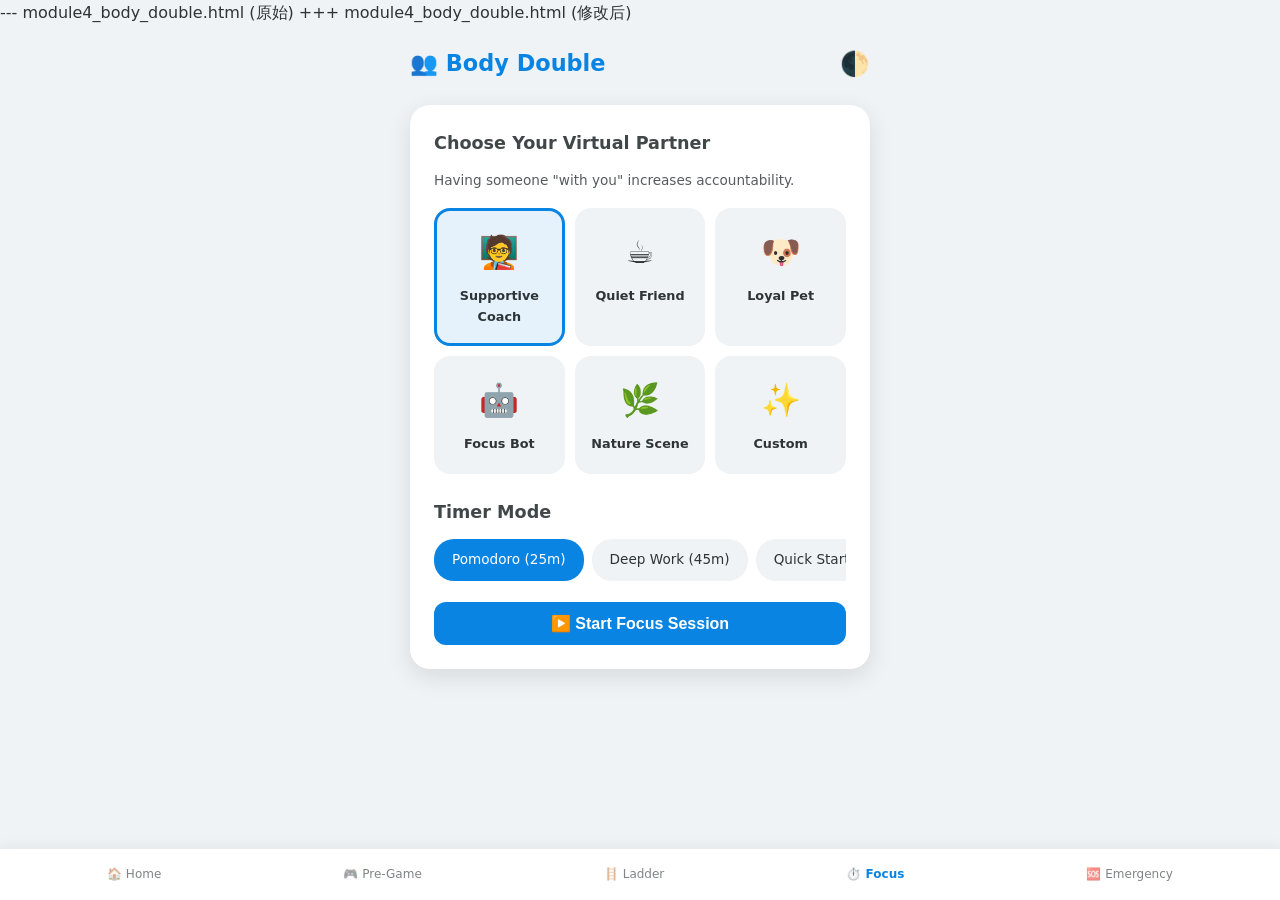
<file: module4_body_double_diff.html>
--- module4_body_double.html (原始)


+++ module4_body_double.html (修改后)
<!DOCTYPE html>
<html lang="en">
<head>
    <meta charset="UTF-8">
    <meta name="viewport" content="width=device-width, initial-scale=1.0">
    <title>Mindways2 - Module 4: Body Double</title>
    <style>
        :root {
            --bg-color: #f0f3f5;
            --text-color: #2d3436;
            --card-bg: #ffffff;
            --primary: #0984e3;
            --primary-light: #74b9ff;
            --accent: #00cec9;
            --danger: #ff7675;
            --success: #55efc4;
            --border-radius: 20px;
            --shadow: 0 8px 24px rgba(0,0,0,0.1);
            --font-main: 'Segoe UI', system-ui, sans-serif;
        }

        [data-theme="dark"] {
            --bg-color: #1a1a2e;
            --text-color: #e0e0e0;
            --card-bg: #16213e;
            --primary: #4cc9f0;
            --primary-light: #4361ee;
            --shadow: 0 8px 24px rgba(0,0,0,0.4);
        }

        * { box-sizing: border-box; margin: 0; padding: 0; }
        body {
            font-family: var(--font-main);
            background-color: var(--bg-color);
            color: var(--text-color);
            line-height: 1.6;
            min-height: 100vh;
            display: flex;
            flex-direction: column;
        }

        .container {
            max-width: 500px;
            margin: 0 auto;
            padding: 20px;
            flex: 1;
            display: flex;
            flex-direction: column;
        }

        header {
            display: flex;
            justify-content: space-between;
            align-items: center;
            margin-bottom: 1.5rem;
        }

        h1 { font-size: 1.4rem; font-weight: 800; color: var(--primary); }
        h2 { font-size: 1.1rem; margin-bottom: 0.8rem; opacity: 0.9; }

        .card {
            background: var(--card-bg);
            border-radius: var(--border-radius);
            padding: 1.5rem;
            box-shadow: var(--shadow);
            margin-bottom: 1.2rem;
        }

        /* Partner Selection */
        .partner-grid {
            display: grid;
            grid-template-columns: repeat(3, 1fr);
            gap: 10px;
            margin-bottom: 1.5rem;
        }

        .partner-option {
            background: var(--bg-color);
            border: 3px solid transparent;
            border-radius: 16px;
            padding: 1rem 0.5rem;
            text-align: center;
            cursor: pointer;
            transition: all 0.2s;
            font-size: 0.8rem;
            font-weight: 600;
        }

        .partner-option:hover { transform: translateY(-3px); }
        .partner-option.selected {
            border-color: var(--primary);
            background: rgba(9, 132, 227, 0.1);
        }

        .partner-icon { font-size: 2rem; display: block; margin-bottom: 0.5rem; }

        /* Timer Display */
        .timer-display {
            text-align: center;
            padding: 2rem 0;
            position: relative;
        }

        .time-text {
            font-size: 3.5rem;
            font-weight: 700;
            font-variant-numeric: tabular-nums;
            color: var(--primary);
            line-height: 1;
        }

        .timer-status {
            font-size: 0.9rem;
            opacity: 0.7;
            margin-top: 0.5rem;
        }

        /* Progress Ring */
        .progress-ring {
            position: absolute;
            top: 50%;
            left: 50%;
            transform: translate(-50%, -50%);
            width: 280px;
            height: 280px;
            pointer-events: none;
        }

        .progress-ring__circle {
            transition: stroke-dashoffset 0.35s;
            transform: rotate(-90deg);
            transform-origin: 50% 50%;
            stroke: var(--primary);
        }

        /* Timer Controls */
        .timer-controls {
            display: flex;
            gap: 10px;
            justify-content: center;
            margin-top: 1rem;
        }

        .btn {
            padding: 12px 24px;
            border: none;
            border-radius: 12px;
            font-size: 1rem;
            font-weight: 700;
            cursor: pointer;
            transition: transform 0.1s;
            display: inline-flex;
            align-items: center;
            gap: 8px;
        }

        .btn:active { transform: scale(0.96); }
        .btn-primary { background: var(--primary); color: white; flex: 2; justify-content: center; }
        .btn-outline { background: transparent; border: 2px solid var(--text-color); color: var(--text-color); opacity: 0.7; }
        .btn-danger { background: var(--danger); color: white; }

        /* Mode Selectors */
        .mode-select {
            display: flex;
            gap: 8px;
            margin-bottom: 1rem;
            overflow-x: auto;
            padding-bottom: 5px;
        }

        .mode-chip {
            background: var(--bg-color);
            padding: 8px 16px;
            border-radius: 20px;
            font-size: 0.85rem;
            white-space: nowrap;
            cursor: pointer;
            border: 2px solid transparent;
        }

        .mode-chip.active {
            background: var(--primary);
            color: white;
        }

        /* Distraction Parking Lot */
        .parking-lot {
            margin-top: 1.5rem;
        }

        .parking-input {
            width: 100%;
            padding: 12px;
            border: 2px dashed var(--primary-light);
            border-radius: 12px;
            background: var(--bg-color);
            color: var(--text-color);
            font-size: 0.95rem;
            margin-bottom: 0.8rem;
        }

        .parking-list {
            list-style: none;
        }

        .parking-item {
            background: var(--bg-color);
            padding: 8px 12px;
            border-radius: 8px;
            margin-bottom: 6px;
            font-size: 0.9rem;
            display: flex;
            justify-content: space-between;
            align-items: center;
        }

        .parking-item button {
            background: none;
            border: none;
            color: var(--danger);
            cursor: pointer;
            font-size: 1.2rem;
            padding: 0 5px;
        }

        /* Break Prompt */
        .break-prompt {
            text-align: center;
            padding: 1rem;
            background: rgba(85, 239, 196, 0.1);
            border-radius: 12px;
            margin-top: 1rem;
            display: none;
        }

        .break-prompt.active { display: block; animation: pulse 2s infinite; }

        @keyframes pulse {
            0% { opacity: 0.8; }
            50% { opacity: 1; }
            100% { opacity: 0.8; }
        }

        /* Session Stats */
        .session-stats {
            display: flex;
            justify-content: space-around;
            margin-top: 1rem;
            padding-top: 1rem;
            border-top: 1px solid rgba(0,0,0,0.1);
        }

        .stat-item { text-align: center; }
        .stat-value { font-size: 1.2rem; font-weight: 700; color: var(--primary); }
        .stat-label { font-size: 0.75rem; opacity: 0.7; }

        /* Navigation */
        .nav-bar {
            display: flex;
            justify-content: space-around;
            padding: 1rem;
            background: var(--card-bg);
            box-shadow: 0 -4px 12px rgba(0,0,0,0.05);
        }

        .nav-item {
            text-decoration: none;
            color: var(--text-color);
            font-size: 0.75rem;
            text-align: center;
            opacity: 0.6;
        }

        .nav-item.active { opacity: 1; font-weight: 700; color: var(--primary); }

        /* Theme Toggle */
        .theme-btn {
            background: none;
            border: none;
            font-size: 1.5rem;
            cursor: pointer;
        }
    </style>
</head>
<body>

<div class="container">
    <header>
        <h1>👥 Body Double</h1>
        <button class="theme-btn" onclick="toggleTheme()">🌓</button>
    </header>

    <!-- Partner Selection -->
    <div class="card" id="setup-card">
        <h2>Choose Your Virtual Partner</h2>
        <p style="font-size: 0.85rem; margin-bottom: 1rem; opacity: 0.8;">Having someone "with you" increases accountability.</p>

        <div class="partner-grid">
            <div class="partner-option selected" data-partner="coach">
                <span class="partner-icon">🧑‍🏫</span>
                <span>Supportive Coach</span>
            </div>
            <div class="partner-option" data-partner="friend">
                <span class="partner-icon">☕</span>
                <span>Quiet Friend</span>
            </div>
            <div class="partner-option" data-partner="pet">
                <span class="partner-icon">🐶</span>
                <span>Loyal Pet</span>
            </div>
            <div class="partner-option" data-partner="robot">
                <span class="partner-icon">🤖</span>
                <span>Focus Bot</span>
            </div>
            <div class="partner-option" data-partner="nature">
                <span class="partner-icon">🌿</span>
                <span>Nature Scene</span>
            </div>
            <div class="partner-option" data-partner="custom">
                <span class="partner-icon">✨</span>
                <span>Custom</span>
            </div>
        </div>

        <h2>Timer Mode</h2>
        <div class="mode-select">
            <div class="mode-chip active" data-minutes="25">Pomodoro (25m)</div>
            <div class="mode-chip" data-minutes="45">Deep Work (45m)</div>
            <div class="mode-chip" data-minutes="5">Quick Start (5m)</div>
            <div class="mode-chip" data-minutes="custom">Custom</div>
        </div>

        <div id="custom-time-input" style="display: none; margin-bottom: 1rem;">
            <label style="font-size: 0.85rem;">Minutes:</label>
            <input type="number" id="custom-minutes" value="15" min="1" max="120"
                   style="width: 80px; padding: 8px; border-radius: 8px; border: 2px solid var(--primary-light);">
        </div>

        <button class="btn btn-primary" style="width: 100%; justify-content: center;" onclick="startSession()">
            ▶️ Start Focus Session
        </button>
    </div>

    <!-- Active Timer -->
    <div class="card" id="timer-card" style="display: none;">
        <div style="text-align: center; margin-bottom: 1rem;">
            <span id="active-partner-icon" style="font-size: 2.5rem;"></span>
            <p id="active-partner-name" style="font-size: 0.9rem; font-weight: 600;"></p>
        </div>

        <div class="timer-display">
            <svg class="progress-ring" width="280" height="280">
                <circle class="progress-ring__circle" stroke-width="8" fill="transparent" r="120" cx="140" cy="140"
                        stroke-dasharray="753.98" stroke-dashoffset="0"/>
            </svg>
            <div class="time-text" id="time-display">25:00</div>
            <div class="timer-status" id="timer-status">Focusing together...</div>
        </div>

        <div class="timer-controls">
            <button class="btn btn-outline" onclick="pauseTimer()">⏸️</button>
            <button class="btn btn-primary" id="main-control" onclick="toggleTimer()">⏹️ Stop</button>
            <button class="btn btn-outline" onclick="add5Minutes()">+5min</button>
        </div>

        <div class="break-prompt" id="break-prompt">
            🎉 Time's up! Take a break. Stretch, hydrate, breathe.<br>
            <button class="btn btn-sm btn-primary" style="margin-top: 10px;" onclick="completeSession()">Log Session</button>
        </div>

        <!-- Distraction Parking Lot -->
        <div class="parking-lot">
            <h3 style="font-size: 0.95rem; margin-bottom: 0.5rem;">🅿️ Distraction Parking Lot</h3>
            <p style="font-size: 0.8rem; opacity: 0.7; margin-bottom: 0.8rem;">
                Thoughts popping up? Park them here to deal with later.
            </p>
            <input type="text" class="parking-input" id="distraction-input"
                   placeholder="e.g., Check email, Google that thing..."
                   onkeypress="if(event.key==='Enter') addDistraction()">
            <ul class="parking-list" id="parking-list"></ul>
        </div>
    </div>

    <!-- Session Complete -->
    <div class="card" id="complete-card" style="display: none; text-align: center;">
        <div style="font-size: 4rem; margin-bottom: 1rem;">🎊</div>
        <h2>Session Complete!</h2>
        <p style="margin-bottom: 1.5rem;">You showed up for yourself. That counts.</p>

        <div class="session-stats">
            <div class="stat-item">
                <div class="stat-value" id="stat-today">0</div>
                <div class="stat-label">Sessions Today</div>
            </div>
            <div class="stat-item">
                <div class="stat-value" id="stat-total">0</div>
                <div class="stat-label">Total Minutes</div>
            </div>
            <div class="stat-item">
                <div class="stat-value" id="stat-streak">0</div>
                <div class="stat-label">Day Streak</div>
            </div>
        </div>

        <button class="btn btn-primary" style="width: 100%; margin-top: 1.5rem; justify-content: center;" onclick="resetToSetup()">
            🔄 Start Another Session
        </button>
        <button class="btn btn-outline" style="width: 100%; margin-top: 10px; justify-content: center;" onclick="goHome()">
            🏠 Back to Home
        </button>
    </div>
</div>

<nav class="nav-bar">
    <a href="module1_home_dashboard.html" class="nav-item">🏠 Home</a>
    <a href="module2_pre_game.html" class="nav-item">🎮 Pre-Game</a>
    <a href="module3_task_ladder.html" class="nav-item">🪜 Ladder</a>
    <a href="#" class="nav-item active">⏱️ Focus</a>
    <a href="module5_emergency.html" class="nav-item">🆘 Emergency</a>
</nav>

<script>
    // --- State ---
    let timerInterval = null;
    let totalTimeSeconds = 25 * 60;
    let remainingSeconds = totalTimeSeconds;
    let isRunning = false;
    let isPaused = false;
    let selectedPartner = 'coach';
    let distractions = [];

    const partners = {
        coach: { icon: '🧑‍🏫', name: 'Supportive Coach' },
        friend: { icon: '☕', name: 'Quiet Friend' },
        pet: { icon: '🐶', name: 'Loyal Pet' },
        robot: { icon: '🤖', name: 'Focus Bot' },
        nature: { icon: '🌿', name: 'Nature Scene' },
        custom: { icon: '✨', name: 'Your Space' }
    };

    // --- DOM ---
    const setupCard = document.getElementById('setup-card');
    const timerCard = document.getElementById('timer-card');
    const completeCard = document.getElementById('complete-card');
    const timeDisplay = document.getElementById('time-display');
    const timerStatus = document.getElementById('timer-status');
    const breakPrompt = document.getElementById('break-prompt');
    const circle = document.querySelector('.progress-ring__circle');
    const radius = circle.r.baseVal.value;
    const circumference = radius * 2 * Math.PI;

    // Init circle
    circle.style.strokeDasharray = `${circumference} ${circumference}`;
    circle.style.strokeDashoffset = 0;

    // --- Partner Selection ---
    document.querySelectorAll('.partner-option').forEach(opt => {
        opt.addEventListener('click', () => {
            document.querySelectorAll('.partner-option').forEach(o => o.classList.remove('selected'));
            opt.classList.add('selected');
            selectedPartner = opt.dataset.partner;
        });
    });

    // --- Mode Selection ---
    document.querySelectorAll('.mode-chip').forEach(chip => {
        chip.addEventListener('click', () => {
            document.querySelectorAll('.mode-chip').forEach(c => c.classList.remove('active'));
            chip.classList.add('active');

            const mins = chip.dataset.minutes;
            if (mins === 'custom') {
                document.getElementById('custom-time-input').style.display = 'block';
            } else {
                document.getElementById('custom-time-input').style.display = 'none';
                totalTimeSeconds = parseInt(mins) * 60;
            }
        });
    });

    document.getElementById('custom-minutes').addEventListener('change', (e) => {
        totalTimeSeconds = parseInt(e.target.value) * 60;
    });

    // --- Timer Functions ---
    function startSession() {
        if (document.getElementById('custom-time-input').style.display === 'block') {
            totalTimeSeconds = parseInt(document.getElementById('custom-minutes').value) * 60;
        }

        remainingSeconds = totalTimeSeconds;
        isRunning = true;
        isPaused = false;

        setupCard.style.display = 'none';
        completeCard.style.display = 'none';
        timerCard.style.display = 'block';

        // Set partner info
        document.getElementById('active-partner-icon').textContent = partners[selectedPartner].icon;
        document.getElementById('active-partner-name').textContent = partners[selectedPartner].name;

        updateDisplay();
        startTimer();
    }

    function startTimer() {
        if (timerInterval) clearInterval(timerInterval);

        timerInterval = setInterval(() => {
            if (!isPaused && remainingSeconds > 0) {
                remainingSeconds--;
                updateDisplay();

                if (remainingSeconds <= 0) {
                    sessionComplete();
                }
            }
        }, 1000);
    }

    function toggleTimer() {
        if (isPaused) {
            isPaused = false;
            timerStatus.textContent = "Focusing together...";
            document.getElementById('main-control').textContent = "⏹️ Stop";
        } else {
            // Stop completely
            clearInterval(timerInterval);
            resetToSetup();
        }
    }

    function pauseTimer() {
        isPaused = true;
        timerStatus.textContent = "Paused. Ready when you are.";
        document.getElementById('main-control').textContent = "▶️ Resume";
    }

    function add5Minutes() {
        remainingSeconds += 5 * 60;
        totalTimeSeconds += 5 * 60;
        updateDisplay();
    }

    function updateDisplay() {
        const mins = Math.floor(remainingSeconds / 60);
        const secs = remainingSeconds % 60;
        timeDisplay.textContent = `${mins.toString().padStart(2, '0')}:${secs.toString().padStart(2, '0')}`;

        // Update progress ring
        const offset = circumference - (remainingSeconds / totalTimeSeconds) * circumference;
        circle.style.strokeDashoffset = offset;
    }

    function sessionComplete() {
        clearInterval(timerInterval);
        isRunning = false;

        // Play sound (optional, browsers may block)
        try {
            const audio = new AudioContext();
            const osc = audio.createOscillator();
            osc.connect(audio.destination);
            osc.frequency.value = 523.25; // C5
            osc.start();
            setTimeout(() => osc.stop(), 200);
        } catch(e) {}

        breakPrompt.classList.add('active');
        timerStatus.textContent = "Session complete!";
    }

    function completeSession() {
        // Save stats
        const sessionsToday = parseInt(localStorage.getItem('bd_sessions_today') || '0') + 1;
        const totalMins = parseInt(localStorage.getItem('bd_total_mins') || '0') + Math.floor(totalTimeSeconds / 60);

        localStorage.setItem('bd_sessions_today', sessionsToday.toString());
        localStorage.setItem('bd_total_mins', totalMins.toString());

        // Update streak logic would go here

        timerCard.style.display = 'none';
        completeCard.style.display = 'block';

        document.getElementById('stat-today').textContent = sessionsToday;
        document.getElementById('stat-total').textContent = totalMins;
        document.getElementById('stat-streak').textContent = localStorage.getItem('bd_streak') || '1';
    }

    function resetToSetup() {
        clearInterval(timerInterval);
        timerCard.style.display = 'none';
        completeCard.style.display = 'none';
        setupCard.style.display = 'block';
        breakPrompt.classList.remove('active');
        remainingSeconds = totalTimeSeconds;
    }

    function goHome() {
        window.location.href = 'module1_home_dashboard.html';
    }

    // --- Distraction Parking Lot ---
    function addDistraction() {
        const input = document.getElementById('distraction-input');
        const text = input.value.trim();

        if (text) {
            distractions.push(text);
            renderDistractions();
            input.value = '';

            // Save to localStorage
            localStorage.setItem('bd_distractions', JSON.stringify(distractions));
        }
    }

    function renderDistractions() {
        const list = document.getElementById('parking-list');
        list.innerHTML = '';

        distractions.forEach((item, index) => {
            const li = document.createElement('li');
            li.className = 'parking-item';
            li.innerHTML = `
                <span>${item}</span>
                <button onclick="removeDistraction(${index})">×</button>
            `;
            list.appendChild(li);
        });
    }

    function removeDistraction(index) {
        distractions.splice(index, 1);
        renderDistractions();
        localStorage.setItem('bd_distractions', JSON.stringify(distractions));
    }

    // Load distractions on init
    const savedDistractions = localStorage.getItem('bd_distractions');
    if (savedDistractions) {
        distractions = JSON.parse(savedDistractions);
        renderDistractions();
    }

    // --- Theme ---
    function toggleTheme() {
        const body = document.body;
        const isDark = body.getAttribute('data-theme') === 'dark';
        body.setAttribute('data-theme', isDark ? 'light' : 'dark');
    }
</script>
</body>
</html>
</file>
<file: styles.css>
:root {
  --bg: #FDF6E3; --card: #FFFFFF; --primary: #2A9D8F; --secondary: #E9C46A;
  --accent: #F4A261; --alert: #E76F51; --dark: #264653; --text: #2B2D42;
  --rest: #F8EDEB; --focus-ring: #2A9D8F;
}

* { box-sizing: border-box; margin: 0; padding: 0; }
body {
  font-family: 'Nunito', sans-serif; line-height: 1.6; color: var(--text);
  background: var(--bg); min-height: 100vh; display: flex; flex-direction: column;
}

.app-header { padding: 1rem; text-align: center; background: var(--card); }
.greeting { color: var(--primary); font-weight: 600; margin-top: 0.5rem; }

.view-container { flex: 1; padding: 1rem; max-width: 600px; margin: 0 auto; width: 100%; }

.bottom-nav {
  position: fixed; bottom: 0; left: 0; right: 0; background: var(--card);
  display: flex; justify-content: space-around; padding: 0.5rem 0;
  border-top: 1px solid #eee; box-shadow: 0 -2px 10px rgba(0,0,0,0.05);
}
.nav-btn {
  background: none; border: none; font-size: 1rem; color: var(--dark);
  padding: 0.5rem 0.75rem; cursor: pointer; border-radius: 8px;
  min-width: 44px; min-height: 44px;
}
.nav-btn.active, .nav-btn:hover { background: var(--rest); color: var(--primary); font-weight: 600; }
.nav-btn:focus-visible { outline: 3px solid var(--focus-ring); outline-offset: 2px; }

/* Cards & Buttons */
.card { background: var(--card); padding: 1.25rem; border-radius: 12px; margin-bottom: 1rem; box-shadow: 0 2px 8px rgba(0,0,0,0.04); }
.btn {
  background: var(--primary); color: white; border: none; padding: 0.8rem 1.2rem;
  border-radius: 10px; font-size: 1rem; font-weight: 600; cursor: pointer; width: 100%;
  min-height: 48px; margin-top: 0.5rem;
}
.btn:hover { filter: brightness(1.05); }
.btn:focus-visible { outline: 3px solid var(--focus-ring); outline-offset: 2px; }
.btn.secondary { background: var(--secondary); color: var(--dark); }
.btn.alert { background: var(--alert); }

/* Accessibility & Reduced Motion */
@media (prefers-reduced-motion: reduce) {
  *, *::before, *::after { animation-duration: 0.01ms !important; transition-duration: 0.01ms !important; }
}

/* Pre-Game Timer */
.timer-circle {
  width: 160px; height: 160px; border-radius: 50%; background: conic-gradient(var(--primary) var(--progress, 0%), #eee 0%);
  display: flex; align-items: center; justify-content: center; margin: 1rem auto; position: relative;
}
.timer-inner {
  width: 140px; height: 140px; background: var(--bg); border-radius: 50%;
  display: flex; align-items: center; justify-content: center; font-size: 2rem; font-weight: 700;
}

.checklist { list-style: none; margin: 1rem 0; }
.checklist li {
  display: flex; align-items: center; gap: 0.75rem; padding: 0.75rem;
  background: var(--rest); margin-bottom: 0.5rem; border-radius: 8px; cursor: pointer;
}
.checklist input { width: 24px; height: 24px; accent-color: var(--primary); }
</file>
